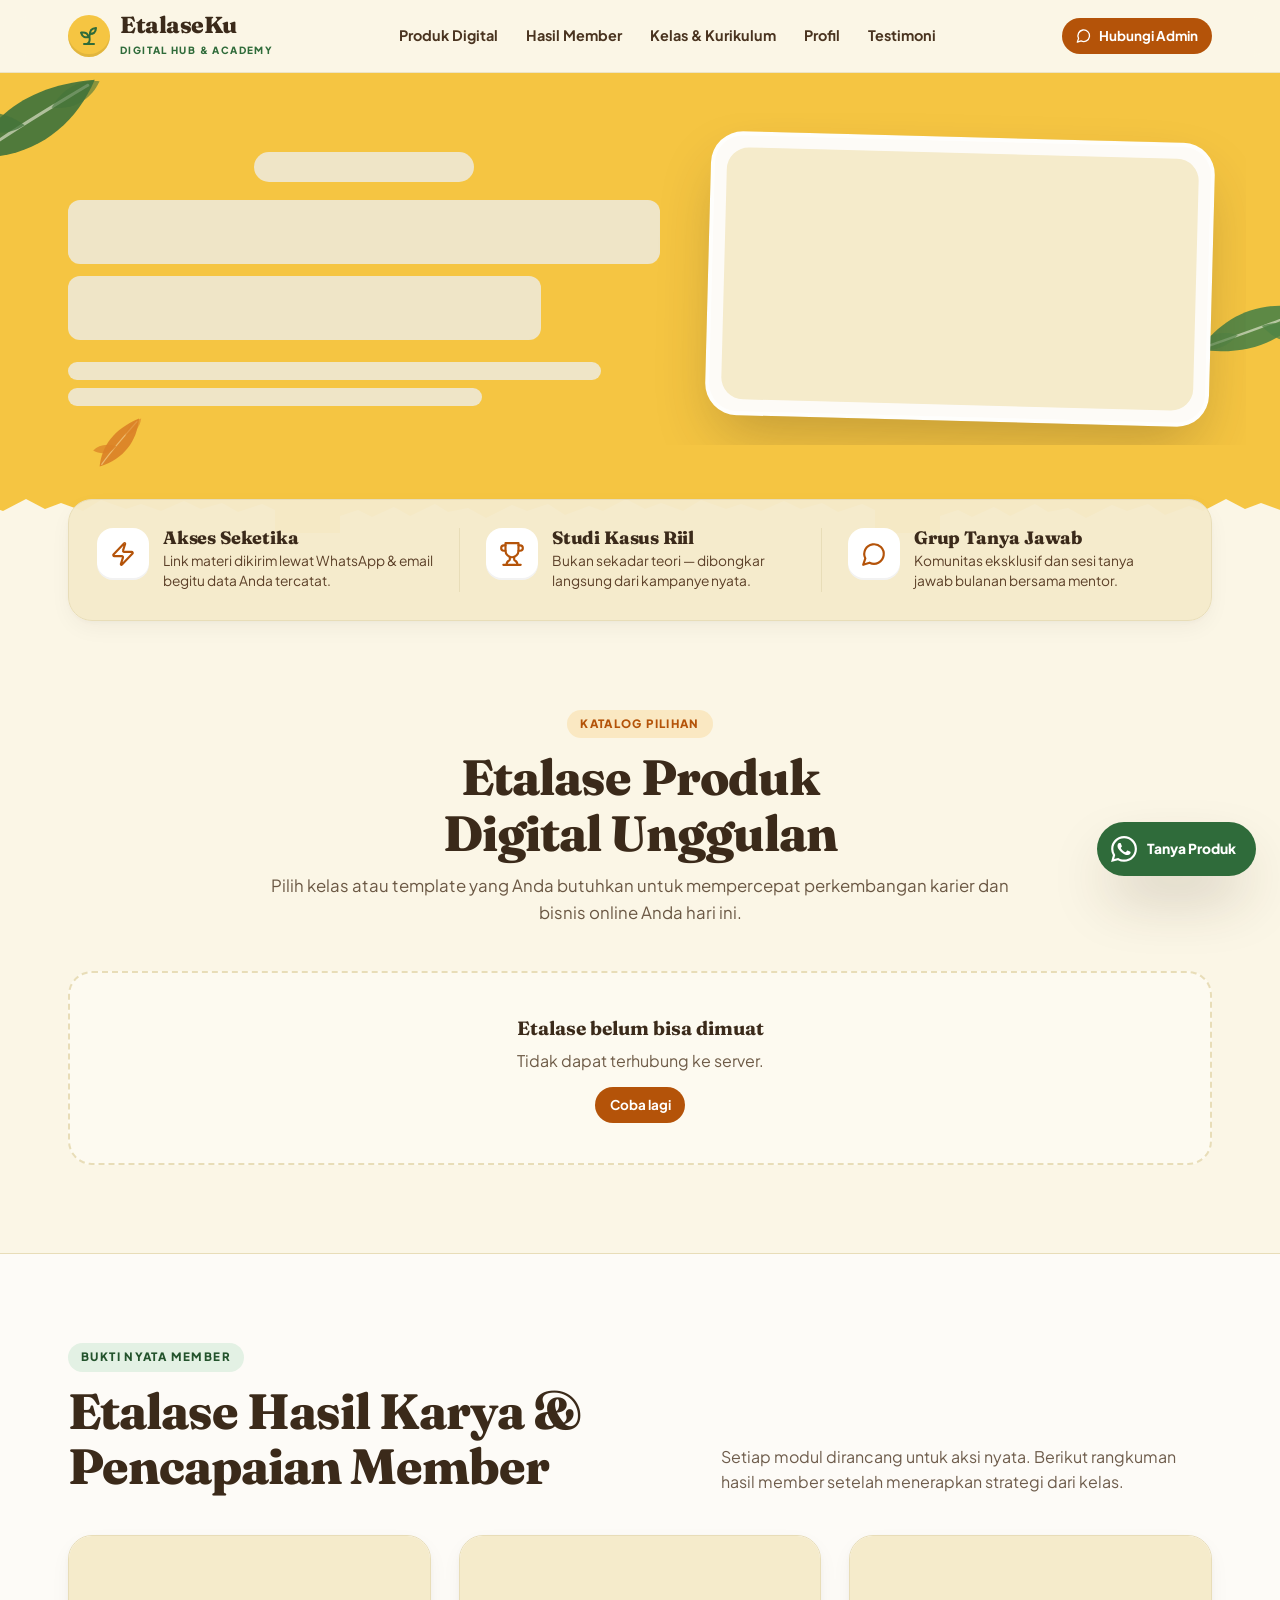
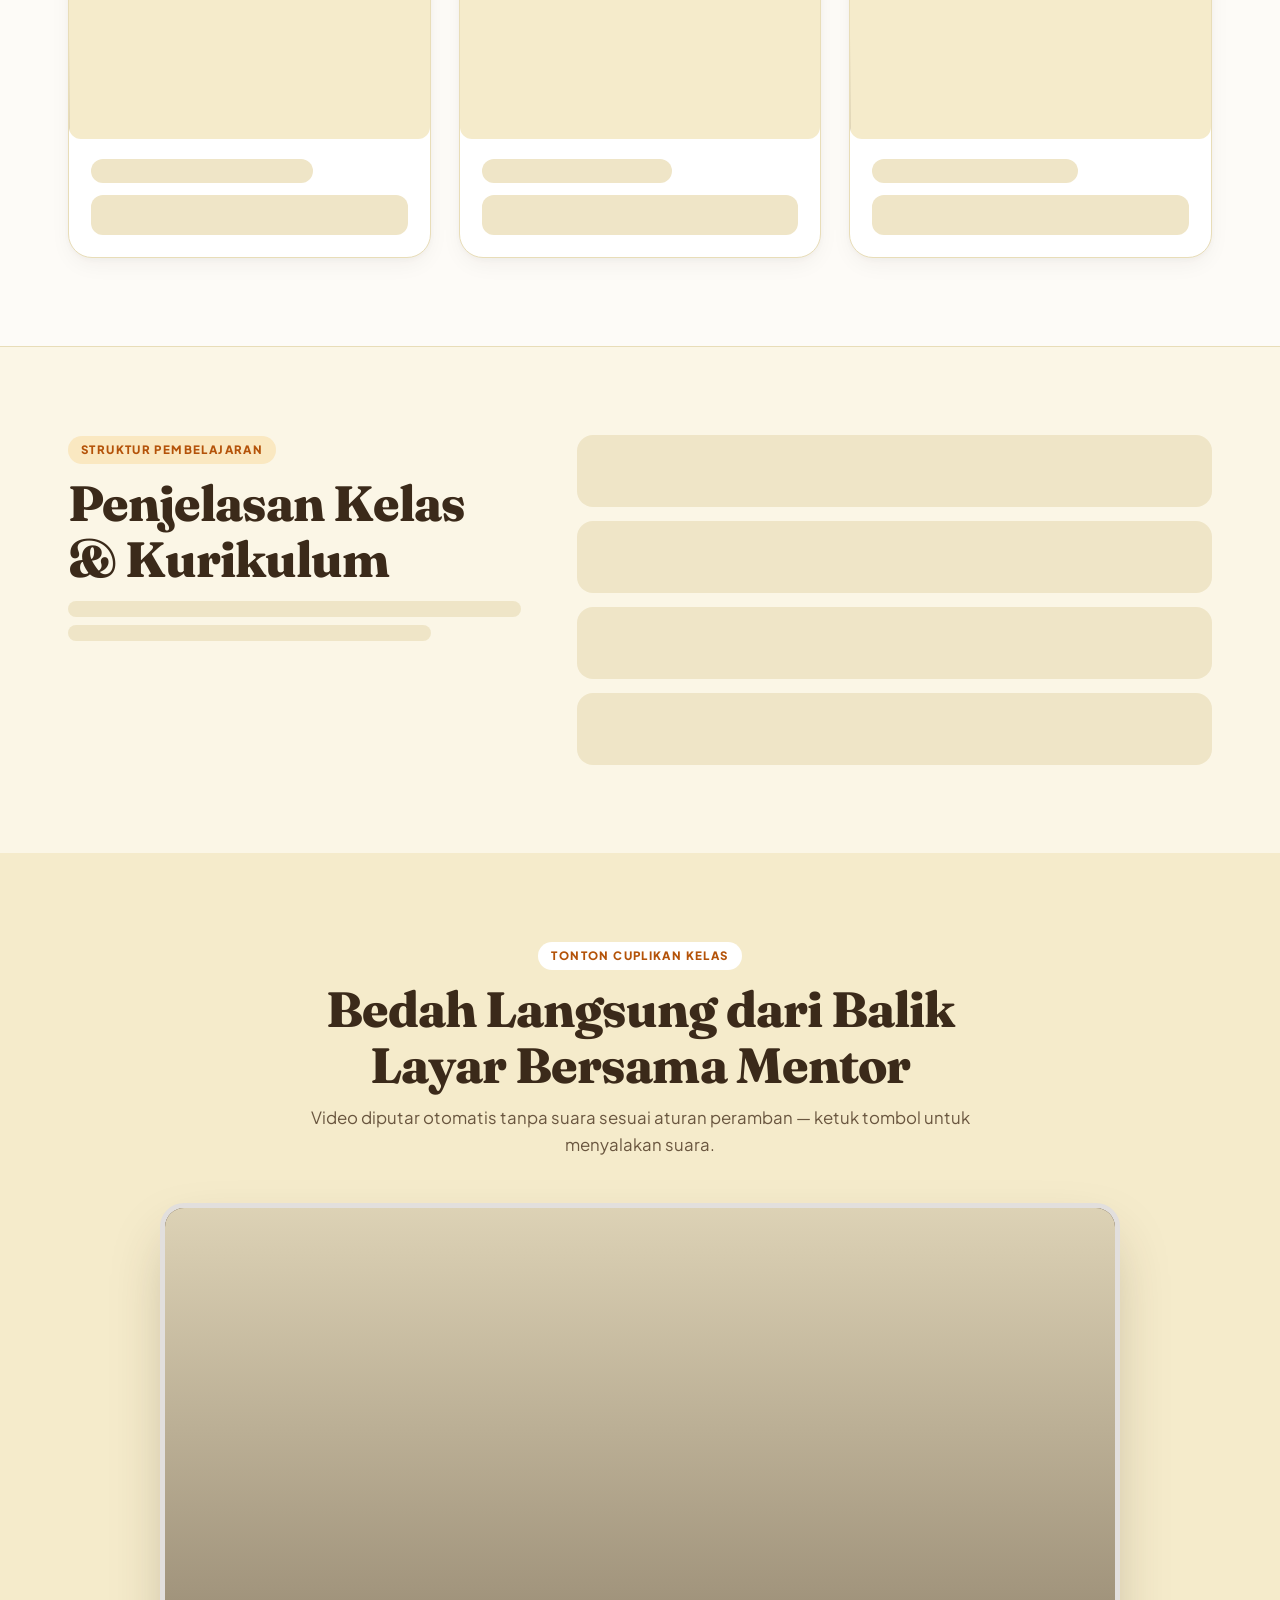
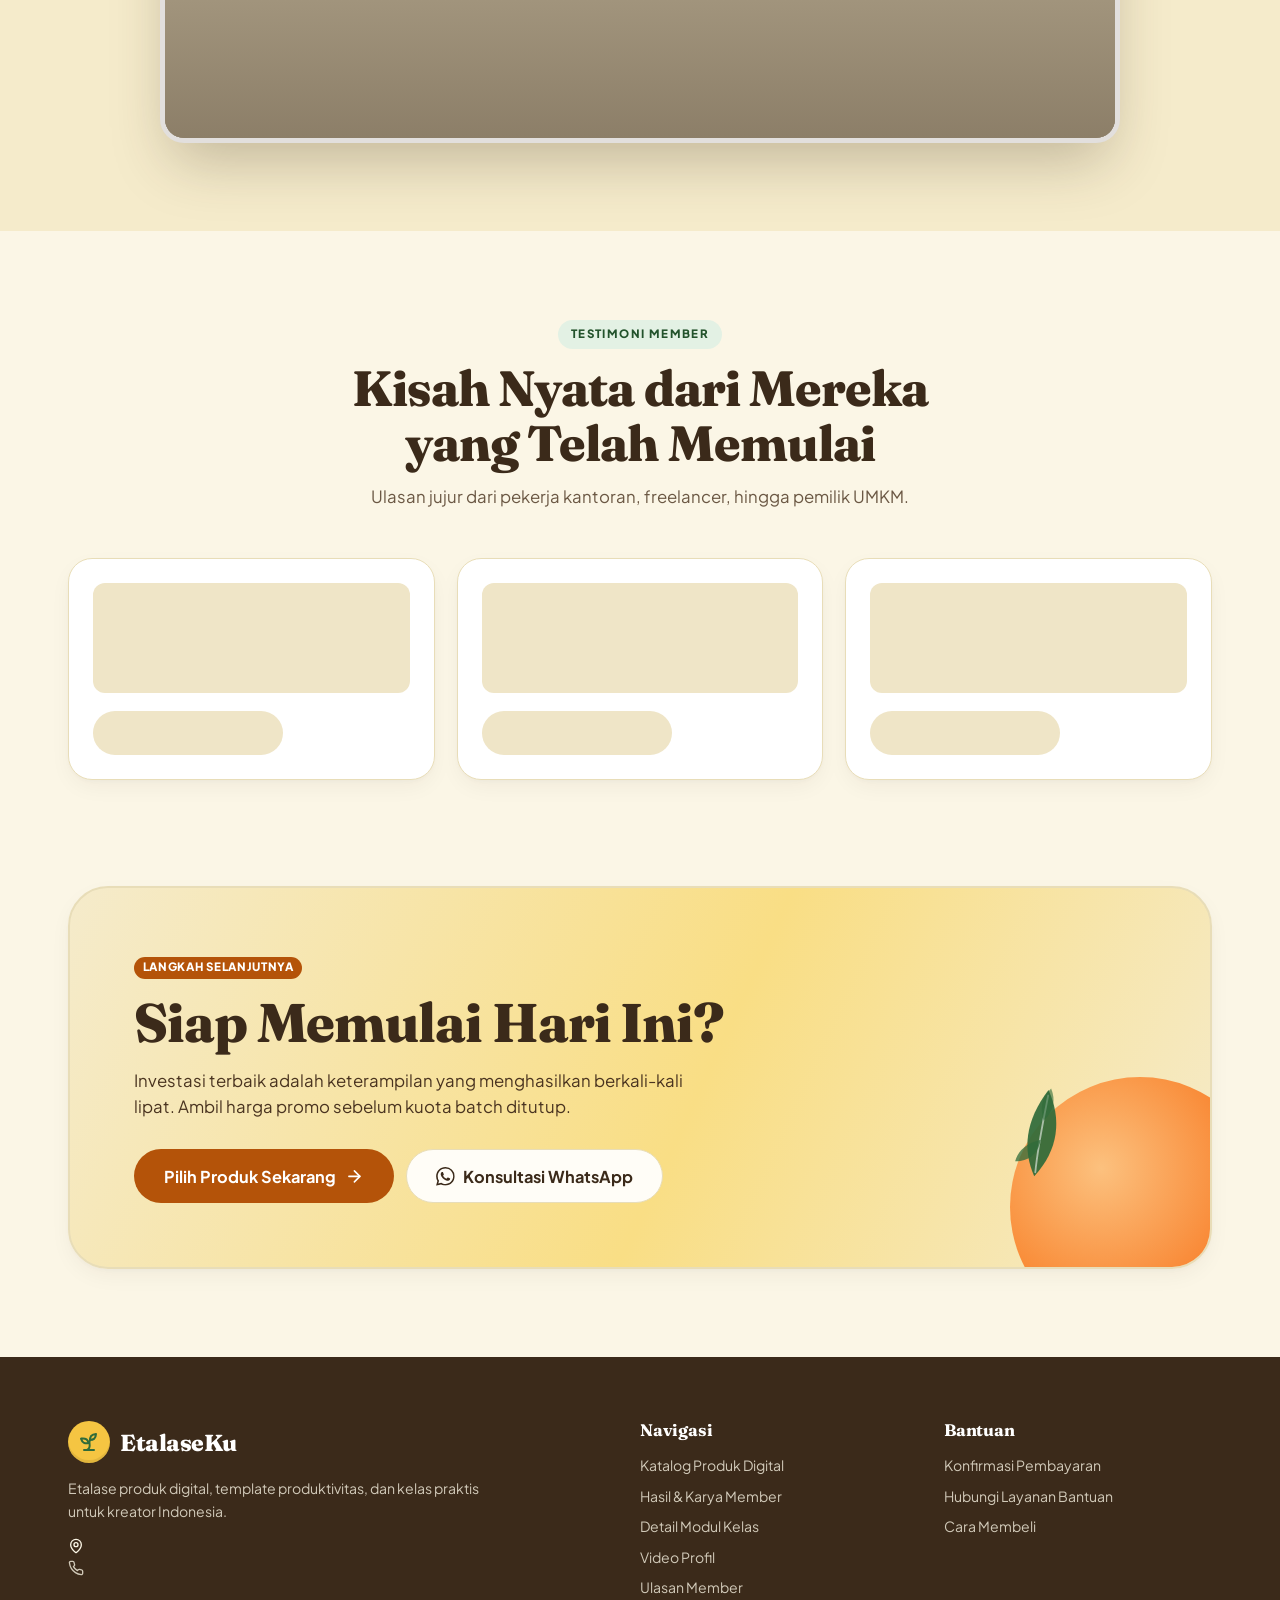
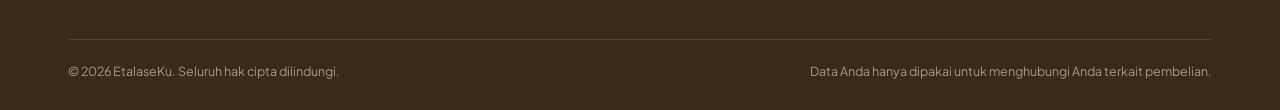
<file: index.html>
<!doctype html>
<html lang="id">
<head>
  <meta charset="utf-8">
  <meta name="viewport" content="width=device-width, initial-scale=1, viewport-fit=cover">
  <title>EtalaseKu — Produk Digital & Kelas Bisnis Kreator</title>
  <meta name="description" content="Etalase produk digital, hasil kelas, dan kurikulum praktis untuk kreator & solopreneur. Daftar sekarang dan dapatkan akses lewat WhatsApp & email.">
  <meta name="theme-color" content="#F5C542">
  <meta property="og:type" content="website">
  <meta property="og:title" content="EtalaseKu — Produk Digital & Kelas Bisnis Kreator">
  <meta property="og:description" content="Etalase produk digital, hasil kelas, dan kurikulum praktis untuk kreator & solopreneur.">
  <meta property="og:image" content="assets/og-image.png">
  <meta property="og:locale" content="id_ID">
  <meta name="twitter:card" content="summary_large_image">
  <link rel="icon" href="assets/favicon.svg" type="image/svg+xml">
  <link rel="apple-touch-icon" href="assets/icon-192.png">
  <link rel="preconnect" href="https://script.google.com">
  <link rel="preconnect" href="https://script.googleusercontent.com" crossorigin>
  <link rel="preconnect" href="https://lh3.googleusercontent.com">
  <link rel="preconnect" href="https://fonts.googleapis.com">
  <link rel="preconnect" href="https://fonts.gstatic.com" crossorigin>
  <link rel="stylesheet" href="https://fonts.googleapis.com/css2?family=Fraunces:opsz,wght@9..144,600;9..144,700;9..144,800&family=Plus+Jakarta+Sans:wght@400;500;600;700;800&display=swap">
  <link rel="stylesheet" href="css/base.css?v=1.1.0">
  <link rel="stylesheet" href="css/landing.css?v=1.1.0">
</head>
<body>
  <svg width="0" height="0" style="position:absolute" aria-hidden="true">
    <defs>
      <symbol id="i-arrow-r" viewBox="0 0 24 24"><path d="M5 12h14"/><path d="m12 5 7 7-7 7"/></symbol>
      <symbol id="i-arrow-l" viewBox="0 0 24 24"><path d="m12 19-7-7 7-7"/><path d="M19 12H5"/></symbol>
      <symbol id="i-zap" viewBox="0 0 24 24"><path d="M4 14a1 1 0 0 1-.78-1.63l9.9-10.2a.5.5 0 0 1 .86.46l-1.92 6.02A1 1 0 0 0 13 10h7a1 1 0 0 1 .78 1.63l-9.9 10.2a.5.5 0 0 1-.86-.46l1.92-6.02A1 1 0 0 0 11 14z"/></symbol>
      <symbol id="i-trophy" viewBox="0 0 24 24"><path d="M6 9H4.5a2.5 2.5 0 0 1 0-5H6"/><path d="M18 9h1.5a2.5 2.5 0 0 0 0-5H18"/><path d="M4 22h16"/><path d="M10 14.66V17c0 .55-.47.98-.97 1.21C7.85 18.75 7 20.24 7 22"/><path d="M14 14.66V17c0 .55.47.98.97 1.21C16.15 18.75 17 20.24 17 22"/><path d="M18 2H6v7a6 6 0 0 0 12 0V2Z"/></symbol>
      <symbol id="i-chat" viewBox="0 0 24 24"><path d="M7.9 20A9 9 0 1 0 4 16.1L2 22Z"/></symbol>
      <symbol id="i-clock" viewBox="0 0 24 24"><circle cx="12" cy="12" r="10"/><path d="M12 6v6l4 2"/></symbol>
      <symbol id="i-trend" viewBox="0 0 24 24"><path d="M22 7 13.5 15.5 8.5 10.5 2 17"/><path d="M16 7h6v6"/></symbol>
      <symbol id="i-gift" viewBox="0 0 24 24"><rect x="3" y="8" width="18" height="4" rx="1"/><path d="M12 8v13"/><path d="M19 12v7a2 2 0 0 1-2 2H7a2 2 0 0 1-2-2v-7"/><path d="M7.5 8a2.5 2.5 0 0 1 0-5C10 3 12 8 12 8s2-5 4.5-5a2.5 2.5 0 0 1 0 5"/></symbol>
      <symbol id="i-inf" viewBox="0 0 24 24"><path d="M12 12c-2-2.67-4-4-6-4a4 4 0 1 0 0 8c2 0 4-1.33 6-4Zm0 0c2 2.67 4 4 6 4a4 4 0 0 0 0-8c-2 0-4 1.33-6 4Z"/></symbol>
      <symbol id="i-shield" viewBox="0 0 24 24"><path d="M20 13c0 5-3.5 7.5-7.66 8.95a1 1 0 0 1-.67-.01C7.5 20.5 4 18 4 13V6a1 1 0 0 1 1-1c2 0 4.5-1.2 6.24-2.72a1.17 1.17 0 0 1 1.52 0C14.51 3.81 17 5 19 5a1 1 0 0 1 1 1z"/><path d="m9 12 2 2 4-4"/></symbol>
      <symbol id="i-mail" viewBox="0 0 24 24"><rect width="20" height="16" x="2" y="4" rx="2"/><path d="m22 7-8.97 5.7a1.94 1.94 0 0 1-2.06 0L2 7"/></symbol>
      <symbol id="i-pin" viewBox="0 0 24 24"><path d="M20 10c0 4.99-5.54 10.19-7.4 11.8a1 1 0 0 1-1.2 0C9.54 20.19 4 14.99 4 10a8 8 0 0 1 16 0"/><circle cx="12" cy="10" r="3"/></symbol>
      <symbol id="i-phone" viewBox="0 0 24 24"><path d="M22 16.92v3a2 2 0 0 1-2.18 2 19.79 19.79 0 0 1-8.63-3.07 19.5 19.5 0 0 1-6-6 19.79 19.79 0 0 1-3.07-8.67A2 2 0 0 1 4.11 2h3a2 2 0 0 1 2 1.72c.13.96.36 1.9.7 2.81a2 2 0 0 1-.45 2.11L8.09 9.91a16 16 0 0 0 6 6l1.27-1.27a2 2 0 0 1 2.11-.45c.91.34 1.85.57 2.81.7A2 2 0 0 1 22 16.92z"/></symbol>
      <symbol id="i-play" viewBox="0 0 24 24"><path fill="currentColor" stroke="none" d="M8 5.5v13a1 1 0 0 0 1.5.86l11-6.5a1 1 0 0 0 0-1.72l-11-6.5A1 1 0 0 0 8 5.5Z"/></symbol>
      <symbol id="i-vol-x" viewBox="0 0 24 24"><path d="M11 4.7a.7.7 0 0 0-1.2-.5L6.4 7.6A1.4 1.4 0 0 1 5.4 8H3a1 1 0 0 0-1 1v6a1 1 0 0 0 1 1h2.4a1.4 1.4 0 0 1 1 .4l3.4 3.4a.7.7 0 0 0 1.2-.5z"/><path d="m22 9-6 6"/><path d="m16 9 6 6"/></symbol>
      <symbol id="i-vol" viewBox="0 0 24 24"><path d="M11 4.7a.7.7 0 0 0-1.2-.5L6.4 7.6A1.4 1.4 0 0 1 5.4 8H3a1 1 0 0 0-1 1v6a1 1 0 0 0 1 1h2.4a1.4 1.4 0 0 1 1 .4l3.4 3.4a.7.7 0 0 0 1.2-.5z"/><path d="M16 9a5 5 0 0 1 0 6"/><path d="M19.36 18.36a9 9 0 0 0 0-12.73"/></symbol>
      <symbol id="i-check" viewBox="0 0 24 24"><path d="M20 6 9 17l-5-5"/></symbol>
      <symbol id="i-lock" viewBox="0 0 24 24"><rect width="18" height="11" x="3" y="11" rx="2"/><path d="M7 11V7a5 5 0 0 1 10 0v4"/></symbol>
      <symbol id="i-star" viewBox="0 0 24 24"><path fill="currentColor" stroke="none" d="M11.5 2.3a.5.5 0 0 1 .9 0l2.3 4.7a2 2 0 0 0 1.5 1.1l5.2.8a.5.5 0 0 1 .3.9l-3.8 3.7a2 2 0 0 0-.6 1.8l.9 5.2a.5.5 0 0 1-.8.6l-4.6-2.5a2 2 0 0 0-1.9 0l-4.6 2.5a.5.5 0 0 1-.8-.6l.9-5.2a2 2 0 0 0-.6-1.8L1.9 9.8a.5.5 0 0 1 .3-.9l5.2-.8A2 2 0 0 0 8.9 7z"/></symbol>
      <symbol id="i-x" viewBox="0 0 24 24"><path d="M18 6 6 18"/><path d="m6 6 12 12"/></symbol>
      <symbol id="i-menu" viewBox="0 0 24 24"><path d="M4 7h16"/><path d="M4 12h16"/><path d="M4 17h10"/></symbol>
      <symbol id="i-img" viewBox="0 0 24 24"><rect width="18" height="18" x="3" y="3" rx="2"/><circle cx="9" cy="9" r="2"/><path d="m21 15-3.09-3.09a2 2 0 0 0-2.82 0L6 21"/></symbol>
      <symbol id="i-plus" viewBox="0 0 24 24"><path d="M5 12h14"/><path d="M12 5v14"/></symbol>
      <symbol id="i-zoom" viewBox="0 0 24 24"><path d="M15 3h6v6"/><path d="M9 21H3v-6"/><path d="m21 3-7 7"/><path d="m3 21 7-7"/></symbol>
      <symbol id="i-sprout" viewBox="0 0 24 24"><path d="M7 20h10"/><path d="M10 20c5.5-2.5.8-6.4 3-10"/><path d="M9.5 9.4c1.1.8 1.8 2.2 2.3 3.7-2 .4-3.5.4-4.8-.3-1.2-.6-2.3-1.9-3-4.2 2.8-.5 4.4 0 5.5.8z"/><path d="M14.1 6a7 7 0 0 0-1.1 4c1.9-.1 3.3-.6 4.3-1.4 1-1 1.6-2.3 1.7-4.6-2.7.1-4 1-4.9 2z"/></symbol>
      <symbol id="i-wa" viewBox="0 0 24 24"><path fill="currentColor" stroke="none" d="M.057 24l1.687-6.163a11.867 11.867 0 01-1.587-5.946C.16 5.335 5.495 0 12.05 0a11.817 11.817 0 018.413 3.488 11.824 11.824 0 013.48 8.414c-.003 6.557-5.338 11.892-11.893 11.892a11.9 11.9 0 01-5.688-1.448L.057 24zm6.597-3.807c1.676.995 3.276 1.591 5.392 1.592 5.448 0 9.886-4.434 9.889-9.885.002-5.462-4.415-9.89-9.881-9.892-5.452 0-9.887 4.434-9.889 9.884a9.82 9.82 0 001.746 5.634l-.999 3.648 3.742-.981zm11.387-5.464c-.074-.124-.272-.198-.57-.347-.297-.149-1.758-.868-2.031-.967-.272-.099-.47-.149-.669.149-.198.297-.768.967-.941 1.165-.173.198-.347.223-.644.074-.297-.149-1.255-.462-2.39-1.475-.883-.788-1.48-1.761-1.653-2.059-.173-.297-.018-.458.13-.606.134-.133.297-.347.446-.521.151-.172.2-.296.3-.495.099-.198.05-.372-.025-.521-.075-.148-.669-1.611-.916-2.206-.242-.579-.487-.501-.669-.51l-.57-.01c-.198 0-.52.074-.792.372s-1.04 1.016-1.04 2.479 1.065 2.876 1.213 3.074c.149.198 2.095 3.2 5.076 4.487.709.306 1.263.489 1.694.626.712.226 1.36.194 1.872.118.571-.085 1.758-.719 2.006-1.413.248-.695.248-1.29.173-1.414z"/></symbol>
      <symbol id="leaf-branch" viewBox="0 0 120 120"><path fill="currentColor" d="M18 104C22 66 44 34 92 14c-4 42-28 76-74 90Z" opacity=".92"/><path d="M22 100C42 72 62 50 88 20" stroke="rgba(255,255,255,.55)" stroke-width="2.4" fill="none" stroke-linecap="round"/><path fill="currentColor" d="M50 66c-20-6-34-2-44 8 14 8 30 8 44-8Z" opacity=".75"/><path fill="currentColor" d="M66 46c4-18 14-28 30-32-2 16-12 28-30 32Z" opacity=".6"/></symbol>
    </defs>
  </svg>

  <a class="sr-only" href="#produk">Lewati ke etalase produk</a>
  <div class="promo" id="promo" hidden></div>

  <header class="nav" id="atas">
    <div class="wrap">
      <a class="logo" href="#beranda" aria-label="Beranda">
        <span class="logo-mark" id="logo-mark"><svg class="ic"><use href="#i-sprout"/></svg></span>
        <span><span class="logo-name" id="brand-name">EtalaseKu</span><span class="logo-tag" id="brand-tag">Digital Hub &amp; Academy</span></span>
      </a>
      <nav class="nav-links" aria-label="Navigasi utama">
        <a href="#produk">Produk Digital</a>
        <a href="#hasil-kelas">Hasil Member</a>
        <a href="#kurikulum">Kelas &amp; Kurikulum</a>
        <a href="#video-profil">Profil</a>
        <a href="#testimoni">Testimoni</a>
      </nav>
      <div class="nav-actions">
        <a class="btn btn-primary btn-sm btn-contact" id="nav-wa" href="#" target="_blank" rel="noopener"><svg class="ic"><use href="#i-chat"/></svg><span>Hubungi Admin</span></a>
        <button class="nav-burger" id="burger" aria-expanded="false" aria-controls="mnav" aria-label="Buka menu"><svg class="ic"><use href="#i-menu"/></svg></button>
      </div>
    </div>
    <nav class="mnav" id="mnav" hidden aria-label="Navigasi seluler">
      <a href="#produk">Produk Digital</a><a href="#hasil-kelas">Hasil Member</a><a href="#kurikulum">Kelas &amp; Kurikulum</a><a href="#video-profil">Profil</a><a href="#testimoni">Testimoni</a>
    </nav>
  </header>

  <main>
    <!-- HERO SLIDESHOW -->
    <section class="hero" id="beranda" aria-roledescription="carousel" aria-label="Sorotan">
      <svg class="hero-deco d1" viewBox="0 0 120 120" aria-hidden="true"><use href="#leaf-branch"/></svg>
      <svg class="hero-deco d2" viewBox="0 0 120 120" aria-hidden="true"><use href="#leaf-branch"/></svg>
      <svg class="hero-deco d3" viewBox="0 0 120 120" aria-hidden="true"><use href="#leaf-branch"/></svg>
      <div class="wrap slider" id="slider">
        <div class="slides-vp"><div class="slides" id="slides">
          <div class="slide">
            <div class="hero-copy">
              <div class="skel" style="width:220px;height:30px;border-radius:99px;margin:0 auto 18px"></div>
              <div class="skel" style="height:64px;margin-bottom:12px"></div>
              <div class="skel" style="height:64px;width:80%;margin-bottom:22px"></div>
              <div class="skel" style="height:18px;width:90%;margin-bottom:8px"></div>
              <div class="skel" style="height:18px;width:70%"></div>
            </div>
            <div class="hero-visual"><div class="hero-frame"><div class="img skel"></div></div></div>
          </div>
        </div></div>
        <div class="slider-ctl" id="slider-ctl" hidden>
          <button class="slider-btn" id="prev" aria-label="Slide sebelumnya"><svg class="ic"><use href="#i-arrow-l"/></svg></button>
          <div class="dots" id="dots" role="tablist" aria-label="Pilih slide"></div>
          <button class="slider-btn" id="next" aria-label="Slide berikutnya"><svg class="ic"><use href="#i-arrow-r"/></svg></button>
        </div>
      </div>
    </section>

    <!-- PENGANTAR -->
    <section class="intro" aria-label="Keunggulan">
      <div class="wrap">
        <div class="intro-card" id="intro">
          <div class="intro-item"><span class="intro-ic"><svg class="ic"><use href="#i-zap"/></svg></span><div><h3 data-set="FITUR1_JUDUL">Akses Seketika</h3><p data-set="FITUR1_TEKS">Link materi dikirim lewat WhatsApp &amp; email begitu data Anda tercatat.</p></div></div>
          <div class="intro-item"><span class="intro-ic"><svg class="ic"><use href="#i-trophy"/></svg></span><div><h3 data-set="FITUR2_JUDUL">Studi Kasus Riil</h3><p data-set="FITUR2_TEKS">Bukan sekadar teori — dibongkar langsung dari kampanye nyata.</p></div></div>
          <div class="intro-item"><span class="intro-ic"><svg class="ic"><use href="#i-chat"/></svg></span><div><h3 data-set="FITUR3_JUDUL">Grup Tanya Jawab</h3><p data-set="FITUR3_TEKS">Komunitas eksklusif dan sesi tanya jawab bulanan bersama mentor.</p></div></div>
        </div>
      </div>
    </section>

    <!-- ETALASE PRODUK -->
    <section class="sec" id="produk" aria-labelledby="h-produk">
      <div class="wrap">
        <div class="sec-head">
          <span class="kicker">Katalog Pilihan</span>
          <h2 id="h-produk">Etalase Produk Digital Unggulan</h2>
          <p>Pilih kelas atau template yang Anda butuhkan untuk mempercepat perkembangan karier dan bisnis online Anda hari ini.</p>
        </div>
        <div class="grid-3" id="produk-list">
          <div class="pcard"><div class="pcard-img skel"></div><div class="pcard-body"><div class="skel" style="height:28px;width:70%"></div><div class="skel" style="height:14px;margin-top:14px"></div><div class="skel" style="height:14px;width:80%;margin-top:8px"></div><div class="skel" style="height:46px;margin-top:22px;border-radius:99px"></div></div></div>
          <div class="pcard"><div class="pcard-img skel"></div><div class="pcard-body"><div class="skel" style="height:28px;width:60%"></div><div class="skel" style="height:14px;margin-top:14px"></div><div class="skel" style="height:14px;width:80%;margin-top:8px"></div><div class="skel" style="height:46px;margin-top:22px;border-radius:99px"></div></div></div>
          <div class="pcard"><div class="pcard-img skel"></div><div class="pcard-body"><div class="skel" style="height:28px;width:65%"></div><div class="skel" style="height:14px;margin-top:14px"></div><div class="skel" style="height:14px;width:80%;margin-top:8px"></div><div class="skel" style="height:46px;margin-top:22px;border-radius:99px"></div></div></div>
        </div>
      </div>
    </section>

    <!-- HASIL KELAS -->
    <section class="sec band" id="hasil-kelas" aria-labelledby="h-hasil">
      <div class="wrap">
        <div class="split-head">
          <div><span class="kicker leaf">Bukti Nyata Member</span><h2 id="h-hasil">Etalase Hasil Karya &amp; Pencapaian Member</h2></div>
          <p>Setiap modul dirancang untuk aksi nyata. Berikut rangkuman hasil member setelah menerapkan strategi dari kelas.</p>
        </div>
        <div class="grid-3" id="hasil-list">
          <div class="rcard"><div class="rcard-img skel"></div><div class="rcard-body"><div class="skel" style="height:24px;width:70%"></div><div class="skel" style="height:40px"></div></div></div>
          <div class="rcard"><div class="rcard-img skel"></div><div class="rcard-body"><div class="skel" style="height:24px;width:60%"></div><div class="skel" style="height:40px"></div></div></div>
          <div class="rcard"><div class="rcard-img skel"></div><div class="rcard-body"><div class="skel" style="height:24px;width:65%"></div><div class="skel" style="height:40px"></div></div></div>
        </div>
      </div>
    </section>

    <!-- KELAS & KURIKULUM -->
    <section class="sec" id="kurikulum" aria-labelledby="h-kelas">
      <div class="wrap kelas-grid">
        <div class="kelas-info" id="kelas-info">
          <span class="kicker">Struktur Pembelajaran</span>
          <h2 id="h-kelas">Penjelasan Kelas &amp; Kurikulum</h2>
          <div class="skel" style="height:16px;margin-top:6px"></div><div class="skel" style="height:16px;width:80%;margin-top:8px"></div>
        </div>
        <div class="acc" id="kurikulum-list">
          <div class="skel" style="height:72px;border-radius:16px"></div><div class="skel" style="height:72px;border-radius:16px"></div><div class="skel" style="height:72px;border-radius:16px"></div><div class="skel" style="height:72px;border-radius:16px"></div>
        </div>
      </div>
    </section>

    <!-- VIDEO PROFIL -->
    <section class="sec video-sec" id="video-profil" aria-labelledby="h-video">
      <div class="wrap">
        <div class="sec-head">
          <span class="kicker" style="background:#fff">Tonton Cuplikan Kelas</span>
          <h2 id="h-video">Bedah Langsung dari Balik Layar Bersama Mentor</h2>
          <p>Video diputar otomatis tanpa suara sesuai aturan peramban — ketuk tombol untuk menyalakan suara.</p>
        </div>
        <div class="vframe" id="vframe"><div class="vposter skel"></div></div>
      </div>
    </section>

    <!-- TESTIMONI -->
    <section class="sec" id="testimoni" aria-labelledby="h-testi">
      <div class="wrap">
        <div class="sec-head">
          <span class="kicker leaf">Testimoni Member</span>
          <h2 id="h-testi">Kisah Nyata dari Mereka yang Telah Memulai</h2>
          <p>Ulasan jujur dari pekerja kantoran, freelancer, hingga pemilik UMKM.</p>
          <p class="testi-putar" id="testi-putar" hidden><span class="dot-live"></span><span>Ulasan berganti otomatis — <span class="h-mouse">arahkan kursor untuk menjeda, klik kartu untuk membaca.</span><span class="h-sentuh">ketuk kartu untuk membaca.</span></span></p>
        </div>
        <div class="tgrid" id="testi-list">
          <div class="tcard"><div class="skel" style="height:110px"></div><div class="skel" style="height:44px;width:60%;border-radius:99px"></div></div>
          <div class="tcard"><div class="skel" style="height:110px"></div><div class="skel" style="height:44px;width:60%;border-radius:99px"></div></div>
          <div class="tcard"><div class="skel" style="height:110px"></div><div class="skel" style="height:44px;width:60%;border-radius:99px"></div></div>
        </div>
        <div class="tdots" id="tdots" aria-hidden="true"></div>
      </div>
    </section>

    <!-- CTA -->
    <section class="sec" style="padding-top:0" aria-labelledby="h-cta">
      <div class="wrap">
        <div class="cta-card">
          <div class="cta-sun" aria-hidden="true"></div>
          <svg class="cta-leaf" viewBox="0 0 120 120" aria-hidden="true"><use href="#leaf-branch"/></svg>
          <div style="position:relative;z-index:2">
            <span class="badge badge-burnt">Langkah Selanjutnya</span>
            <h2 id="h-cta" style="margin-top:14px" data-set="CTA_JUDUL">Siap Memulai Hari Ini?</h2>
            <p data-set="CTA_TEKS">Investasi terbaik adalah keterampilan yang menghasilkan berkali-kali lipat. Ambil harga promo sebelum kuota batch ditutup.</p>
            <div class="hero-cta">
              <a class="btn btn-primary btn-lg" href="#produk">Pilih Produk Sekarang <svg class="ic"><use href="#i-arrow-r"/></svg></a>
              <a class="btn btn-cream btn-lg" id="cta-wa" href="#" target="_blank" rel="noopener"><svg class="ic"><use href="#i-wa"/></svg> Konsultasi WhatsApp</a>
            </div>
          </div>
        </div>
      </div>
    </section>
  </main>

  <footer class="foot">
    <div class="wrap">
      <div class="foot-grid">
        <div>
          <div class="logo"><span class="logo-mark" id="logo-mark-2"><svg class="ic"><use href="#i-sprout"/></svg></span><span class="logo-name" id="brand-name-2">EtalaseKu</span></div>
          <p style="margin-top:14px;max-width:30em" data-set="FOOTER_DESKRIPSI">Etalase produk digital, template produktivitas, dan kelas praktis untuk kreator Indonesia.</p>
          <div class="foot-contact">
            <span id="foot-alamat"><svg class="ic"><use href="#i-pin"/></svg><span data-set="ALAMAT"></span></span>
            <a id="foot-email" href="#" hidden><svg class="ic"><use href="#i-mail"/></svg><span></span></a>
            <a id="foot-wa" href="#" target="_blank" rel="noopener"><svg class="ic"><use href="#i-phone"/></svg><span></span></a>
          </div>
        </div>
        <div>
          <h4>Navigasi</h4>
          <ul><li><a href="#produk">Katalog Produk Digital</a></li><li><a href="#hasil-kelas">Hasil &amp; Karya Member</a></li><li><a href="#kurikulum">Detail Modul Kelas</a></li><li><a href="#video-profil">Video Profil</a></li><li><a href="#testimoni">Ulasan Member</a></li></ul>
        </div>
        <div>
          <h4>Bantuan</h4>
          <ul><li><a id="foot-wa2" href="#" target="_blank" rel="noopener">Konfirmasi Pembayaran</a></li><li><a id="foot-wa3" href="#" target="_blank" rel="noopener">Hubungi Layanan Bantuan</a></li><li><a href="#produk">Cara Membeli</a></li></ul>
        </div>
      </div>
      <div class="foot-bottom"><span id="copy">© 2026 EtalaseKu. Seluruh hak cipta dilindungi.</span><span>Data Anda hanya dipakai untuk menghubungi Anda terkait pembelian.</span></div>
    </div>
  </footer>

  <a class="wa-float" id="wa-float" href="#" target="_blank" rel="noopener" aria-label="Chat WhatsApp admin"><svg class="ic"><use href="#i-wa"/></svg><span>Tanya Produk</span></a>

  <!-- CHECKOUT (US-06) -->
  <dialog class="dlg" id="checkout" aria-labelledby="co-title">
    <div class="dlg-card">
      <button class="dlg-x" type="button" data-tutup aria-label="Tutup formulir"><svg class="ic"><use href="#i-x"/></svg></button>
      <div id="co-form-wrap">
        <div class="co-head">
          <span class="badge badge-soft">Formulir Akses Produk</span>
          <h3 id="co-title">Satu Langkah Menuju Akses</h3>
          <p>Lengkapi data berikut. Konfirmasi & tautan pembayaran dikirim ke WhatsApp dan email Anda.</p>
        </div>
        <div class="co-prod"><div><small>Produk terpilih</small><strong id="co-nama">—</strong></div><div class="p"><b id="co-harga">—</b><s id="co-coret"></s></div></div>
        <form class="co-form" id="co-form" novalidate>
          <input class="hp-field" type="text" name="website" id="co-hp" tabindex="-1" autocomplete="off" aria-hidden="true">
          <div class="field"><label class="label" for="co-n">Nama lengkap <span class="req">*</span></label><input class="input" id="co-n" name="nama" autocomplete="name" placeholder="Contoh: Budi Santoso" maxlength="80" required><span class="hint err" data-err="nama" hidden></span></div>
          <div class="field"><label class="label" for="co-p">Profesi / aktivitas utama <span class="req">*</span></label><input class="input" id="co-p" name="profesi" autocomplete="organization-title" placeholder="Contoh: Freelancer, pemilik UMKM" maxlength="80" required><span class="hint err" data-err="profesi" hidden></span></div>
          <div class="co-row">
            <div class="field"><label class="label" for="co-w">No. WhatsApp aktif <span class="req">*</span></label><input class="input" id="co-w" name="no_wa" type="tel" inputmode="tel" autocomplete="tel" placeholder="08123456789" maxlength="20" required><span class="hint" data-err="no_wa">Awali dengan 08 atau 62</span></div>
            <div class="field"><label class="label" for="co-e">Email <span class="req">*</span></label><input class="input" id="co-e" name="email" type="email" inputmode="email" autocomplete="email" placeholder="nama@email.com" maxlength="120" required><span class="hint err" data-err="email" hidden></span></div>
          </div>
          <div class="co-err" id="co-err" role="alert" hidden></div>
          <button class="btn btn-primary btn-lg btn-block" type="submit" id="co-submit"><span id="co-btn-txt">Lanjutkan ke Pembayaran</span><svg class="ic"><use href="#i-arrow-r"/></svg></button>
          <p class="co-safe"><svg class="ic"><use href="#i-lock"/></svg> Data hanya dipakai untuk konfirmasi pembelian. Tanpa spam.</p>
        </form>
      </div>
      <div class="co-ok" id="co-ok" hidden>
        <div class="co-ok-ic"><svg class="ic"><use href="#i-check"/></svg></div>
        <h3>Data Anda Tercatat!</h3>
        <p id="co-ok-msg">Terima kasih! Konfirmasi dikirim ke WhatsApp & email Anda.</p>
        <div class="bar" aria-hidden="true"><i id="co-ok-bar"></i></div>
        <p class="hint" id="co-ok-redir">Mengarahkan ke halaman pembayaran…</p>
        <a class="btn btn-leaf btn-lg btn-block" id="co-lanjut" href="#" rel="noopener">Lanjutkan Sekarang <svg class="ic"><use href="#i-arrow-r"/></svg></a>
        <button class="btn btn-ghost btn-sm" type="button" data-tutup>Tutup</button>
      </div>
    </div>
  </dialog>

  <!-- DETAIL PRODUK (klik gambar katalog) -->
  <dialog class="dlg dlg-lebar" id="pdetail" aria-labelledby="pd-nama">
    <div class="dlg-card pd-card">
      <button class="dlg-x" type="button" data-tutup aria-label="Tutup detail produk"><svg class="ic"><use href="#i-x"/></svg></button>
      <div class="pd-grid">
        <div class="pd-media">
          <div class="pd-img" id="pd-img"></div>
          <span class="badge" id="pd-tipe" hidden></span>
          <span class="off nyala" id="pd-off" hidden></span>
        </div>
        <div class="pd-info">
          <span class="kicker">Detail Produk</span>
          <h3 id="pd-nama">—</h3>
          <div class="price pd-harga" id="pd-harga"></div>
          <div class="pd-desc" id="pd-desc"></div>
          <button class="btn btn-lg btn-block btn-cta-nyala" type="button" id="pd-beli"><span>Beli Sekarang</span><svg class="ic"><use href="#i-arrow-r"/></svg></button>
          <a class="ask" id="pd-tanya" href="#" target="_blank" rel="noopener" hidden>Tanya admin lewat WhatsApp</a>
        </div>
      </div>
    </div>
  </dialog>

  <!-- TESTIMONI (klik kartu) -->
  <dialog class="dlg" id="tmodal" aria-labelledby="tm-nama">
    <div class="dlg-card tm-card">
      <button class="dlg-x" type="button" data-tutup aria-label="Tutup testimoni"><svg class="ic"><use href="#i-x"/></svg></button>
      <span class="kicker leaf">Testimoni Member</span>
      <div id="tm-isi"></div>
      <div class="tm-nav">
        <button class="slider-btn" type="button" data-tgeser="-1" aria-label="Testimoni sebelumnya"><svg class="ic"><use href="#i-arrow-l"/></svg></button>
        <span id="tm-pos"></span>
        <button class="slider-btn" type="button" data-tgeser="1" aria-label="Testimoni berikutnya"><svg class="ic"><use href="#i-arrow-r"/></svg></button>
      </div>
    </div>
  </dialog>

  <!-- VIDEO HASIL MEMBER (layar sempit) -->
  <dialog class="dlg dlg-lebar" id="vlight" aria-labelledby="vl-judul">
    <div class="dlg-card vl-card">
      <button class="dlg-x" type="button" data-tutup aria-label="Tutup video"><svg class="ic"><use href="#i-x"/></svg></button>
      <b id="vl-judul" class="vl-judul"></b>
      <div class="vl-frame" id="vl-frame"></div>
    </div>
  </dialog>

  <div id="toast" role="status" aria-live="polite"></div>
  <script src="js/config.js?v=1.1.0"></script>
  <script src="js/core.js?v=1.1.0"></script>
  <script src="js/interaksi.js?v=1.1.0"></script>
  <script src="js/landing.js?v=1.1.0"></script>
</body>
</html>
</file>
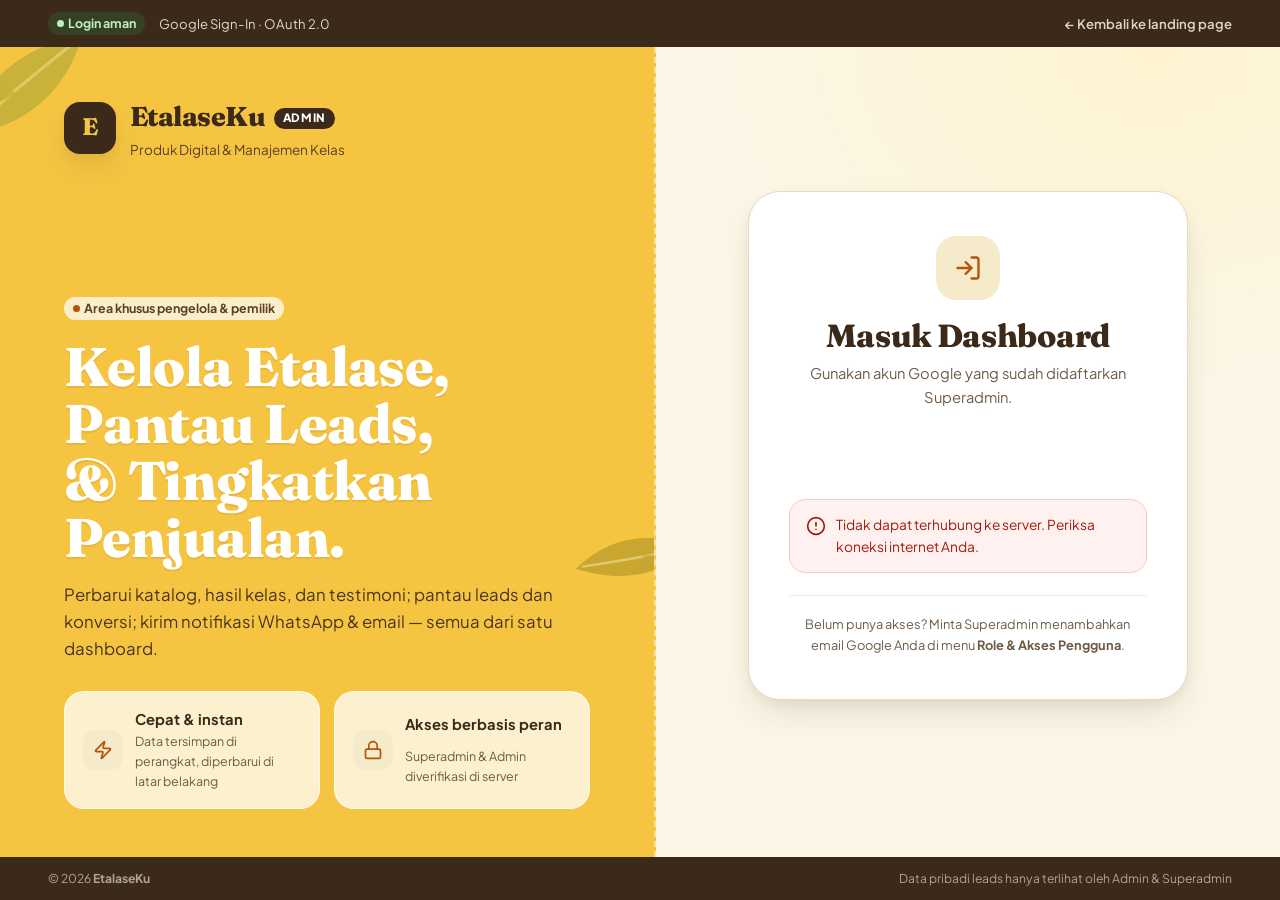
<file: admin.html>
<!doctype html>
<html lang="id">
<head>
  <meta charset="utf-8">
  <meta name="viewport" content="width=device-width, initial-scale=1, viewport-fit=cover">
  <meta name="robots" content="noindex, nofollow">
  <meta name="referrer" content="strict-origin-when-cross-origin">
  <title>Dashboard Admin — EtalaseKu</title>
  <meta name="theme-color" content="#3B2A1A">
  <link rel="icon" href="assets/favicon.svg" type="image/svg+xml">
  <link rel="preconnect" href="https://script.google.com">
  <link rel="preconnect" href="https://script.googleusercontent.com" crossorigin>
  <link rel="preconnect" href="https://accounts.google.com">
  <link rel="preconnect" href="https://fonts.googleapis.com">
  <link rel="preconnect" href="https://fonts.gstatic.com" crossorigin>
  <link rel="stylesheet" href="https://fonts.googleapis.com/css2?family=Fraunces:opsz,wght@9..144,600;9..144,700;9..144,800&family=Plus+Jakarta+Sans:wght@400;500;600;700;800&display=swap">
  <link rel="stylesheet" href="css/base.css?v=1.1.0">
  <link rel="stylesheet" href="css/admin.css?v=1.1.0">
  <script>
    // Tampilkan kerangka aplikasi seketika bila sesi tersimpan (tanpa kedip layar login)
    try { var s = JSON.parse(localStorage.getItem('ek1:sesi') || 'null'); if (s && s.v && s.v.exp > Date.now()) document.documentElement.classList.add('ada-sesi'); } catch (e) {}
  </script>
</head>
<body class="adm">
  <svg width="0" height="0" style="position:absolute" aria-hidden="true">
    <defs>
      <symbol id="i-grid" viewBox="0 0 24 24"><rect width="7" height="9" x="3" y="3" rx="1.5"/><rect width="7" height="5" x="14" y="3" rx="1.5"/><rect width="7" height="9" x="14" y="12" rx="1.5"/><rect width="7" height="5" x="3" y="16" rx="1.5"/></symbol>
      <symbol id="i-users" viewBox="0 0 24 24"><path d="M16 21v-2a4 4 0 0 0-4-4H6a4 4 0 0 0-4 4v2"/><circle cx="9" cy="7" r="4"/><path d="M22 21v-2a4 4 0 0 0-3-3.87"/><path d="M16 3.13a4 4 0 0 1 0 7.75"/></symbol>
      <symbol id="i-chart" viewBox="0 0 24 24"><path d="M3 3v16a2 2 0 0 0 2 2h16"/><path d="m19 9-5 5-4-4-3 3"/></symbol>
      <symbol id="i-download" viewBox="0 0 24 24"><path d="M21 15v4a2 2 0 0 1-2 2H5a2 2 0 0 1-2-2v-4"/><path d="m7 10 5 5 5-5"/><path d="M12 15V3"/></symbol>
      <symbol id="i-upload" viewBox="0 0 24 24"><path d="M21 15v4a2 2 0 0 1-2 2H5a2 2 0 0 1-2-2v-4"/><path d="m17 8-5-5-5 5"/><path d="M12 3v12"/></symbol>
      <symbol id="i-box" viewBox="0 0 24 24"><path d="M11 21.73a2 2 0 0 0 2 0l7-4A2 2 0 0 0 21 16V8a2 2 0 0 0-1-1.73l-7-4a2 2 0 0 0-2 0l-7 4A2 2 0 0 0 3 8v8a2 2 0 0 0 1 1.73z"/><path d="M12 22V12"/><path d="m3.3 7 7.7 4.4a2 2 0 0 0 2 0L20.7 7"/></symbol>
      <symbol id="i-book" viewBox="0 0 24 24"><path d="M12 7v14"/><path d="M3 18a1 1 0 0 1-1-1V4a1 1 0 0 1 1-1h5a4 4 0 0 1 4 4 4 4 0 0 1 4-4h5a1 1 0 0 1 1 1v13a1 1 0 0 1-1 1h-6a3 3 0 0 0-3 3 3 3 0 0 0-3-3z"/></symbol>
      <symbol id="i-video" viewBox="0 0 24 24"><circle cx="12" cy="12" r="10"/><path d="m10 8 6 4-6 4z"/></symbol>
      <symbol id="i-award" viewBox="0 0 24 24"><circle cx="12" cy="8" r="6"/><path d="M15.48 12.89 17 22l-5-3-5 3 1.52-9.11"/></symbol>
      <symbol id="i-slides" viewBox="0 0 24 24"><rect width="20" height="14" x="2" y="3" rx="2"/><path d="M8 21h8"/><path d="M12 17v4"/><path d="m10 8 4 2-4 2z"/></symbol>
      <symbol id="i-chat" viewBox="0 0 24 24"><path d="M7.9 20A9 9 0 1 0 4 16.1L2 22Z"/></symbol>
      <symbol id="i-contact" viewBox="0 0 24 24"><path d="M16 2v2"/><path d="M8 2v2"/><rect width="18" height="18" x="3" y="4" rx="2"/><circle cx="12" cy="11" r="3"/><path d="M7 20a5 5 0 0 1 10 0"/></symbol>
      <symbol id="i-gear" viewBox="0 0 24 24"><path d="M12.22 2h-.44a2 2 0 0 0-2 2v.18a2 2 0 0 1-1 1.73l-.43.25a2 2 0 0 1-2 0l-.15-.08a2 2 0 0 0-2.73.73l-.22.38a2 2 0 0 0 .73 2.73l.15.1a2 2 0 0 1 1 1.72v.51a2 2 0 0 1-1 1.74l-.15.09a2 2 0 0 0-.73 2.73l.22.38a2 2 0 0 0 2.73.73l.15-.08a2 2 0 0 1 2 0l.43.25a2 2 0 0 1 1 1.73V20a2 2 0 0 0 2 2h.44a2 2 0 0 0 2-2v-.18a2 2 0 0 1 1-1.73l.43-.25a2 2 0 0 1 2 0l.15.08a2 2 0 0 0 2.73-.73l.22-.39a2 2 0 0 0-.73-2.73l-.15-.08a2 2 0 0 1-1-1.74v-.5a2 2 0 0 1 1-1.74l.15-.09a2 2 0 0 0 .73-2.73l-.22-.38a2 2 0 0 0-2.73-.73l-.15.08a2 2 0 0 1-2 0l-.43-.25a2 2 0 0 1-1-1.73V4a2 2 0 0 0-2-2z"/><circle cx="12" cy="12" r="3"/></symbol>
      <symbol id="i-userkey" viewBox="0 0 24 24"><circle cx="10" cy="7" r="4"/><path d="M10.3 15H7a4 4 0 0 0-4 4v2"/><circle cx="17" cy="17" r="3"/><path d="m21 21-1.9-1.9"/></symbol>
      <symbol id="i-shield" viewBox="0 0 24 24"><path d="M20 13c0 5-3.5 7.5-7.66 8.95a1 1 0 0 1-.67-.01C7.5 20.5 4 18 4 13V6a1 1 0 0 1 1-1c2 0 4.5-1.2 6.24-2.72a1.17 1.17 0 0 1 1.52 0C14.51 3.81 17 5 19 5a1 1 0 0 1 1 1z"/><path d="m9 12 2 2 4-4"/></symbol>
      <symbol id="i-db" viewBox="0 0 24 24"><ellipse cx="12" cy="5" rx="9" ry="3"/><path d="M3 5v14a9 3 0 0 0 18 0V5"/><path d="M3 12a9 3 0 0 0 18 0"/></symbol>
      <symbol id="i-list" viewBox="0 0 24 24"><path d="M3 12h.01"/><path d="M3 18h.01"/><path d="M3 6h.01"/><path d="M8 12h13"/><path d="M8 18h13"/><path d="M8 6h13"/></symbol>
      <symbol id="i-logout" viewBox="0 0 24 24"><path d="M9 21H5a2 2 0 0 1-2-2V5a2 2 0 0 1 2-2h4"/><path d="m16 17 5-5-5-5"/><path d="M21 12H9"/></symbol>
      <symbol id="i-login" viewBox="0 0 24 24"><path d="M15 3h4a2 2 0 0 1 2 2v14a2 2 0 0 1-2 2h-4"/><path d="m10 17 5-5-5-5"/><path d="M15 12H3"/></symbol>
      <symbol id="i-refresh" viewBox="0 0 24 24"><path d="M3 12a9 9 0 0 1 9-9 9.75 9.75 0 0 1 6.74 2.74L21 8"/><path d="M21 3v5h-5"/><path d="M21 12a9 9 0 0 1-9 9 9.75 9.75 0 0 1-6.74-2.74L3 16"/><path d="M8 16H3v5"/></symbol>
      <symbol id="i-search" viewBox="0 0 24 24"><circle cx="11" cy="11" r="8"/><path d="m21 21-4.3-4.3"/></symbol>
      <symbol id="i-plus" viewBox="0 0 24 24"><path d="M5 12h14"/><path d="M12 5v14"/></symbol>
      <symbol id="i-edit" viewBox="0 0 24 24"><path d="M21.17 6.81a1 1 0 0 0-3.99-3.99L3.84 16.17a2 2 0 0 0-.5.83l-1.32 4.35a.5.5 0 0 0 .62.62l4.35-1.32a2 2 0 0 0 .83-.5z"/></symbol>
      <symbol id="i-trash" viewBox="0 0 24 24"><path d="M3 6h18"/><path d="M19 6v14c0 1-1 2-2 2H7c-1 0-2-1-2-2V6"/><path d="M8 6V4c0-1 1-2 2-2h4c1 0 2 1 2 2v2"/></symbol>
      <symbol id="i-eye" viewBox="0 0 24 24"><path d="M2.06 12.35a1 1 0 0 1 0-.7 10.75 10.75 0 0 1 19.88 0 1 1 0 0 1 0 .7 10.75 10.75 0 0 1-19.88 0"/><circle cx="12" cy="12" r="3"/></symbol>
      <symbol id="i-up" viewBox="0 0 24 24"><path d="m18 15-6-6-6 6"/></symbol>
      <symbol id="i-down" viewBox="0 0 24 24"><path d="m6 9 6 6 6-6"/></symbol>
      <symbol id="i-check" viewBox="0 0 24 24"><path d="M20 6 9 17l-5-5"/></symbol>
      <symbol id="i-x" viewBox="0 0 24 24"><path d="M18 6 6 18"/><path d="m6 6 12 12"/></symbol>
      <symbol id="i-ext" viewBox="0 0 24 24"><path d="M15 3h6v6"/><path d="M10 14 21 3"/><path d="M18 13v6a2 2 0 0 1-2 2H5a2 2 0 0 1-2-2V8a2 2 0 0 1 2-2h6"/></symbol>
      <symbol id="i-copy" viewBox="0 0 24 24"><rect width="14" height="14" x="8" y="8" rx="2"/><path d="M4 16c-1.1 0-2-.9-2-2V4c0-1.1.9-2 2-2h10c1.1 0 2 .9 2 2"/></symbol>
      <symbol id="i-mail" viewBox="0 0 24 24"><rect width="20" height="16" x="2" y="4" rx="2"/><path d="m22 7-8.97 5.7a1.94 1.94 0 0 1-2.06 0L2 7"/></symbol>
      <symbol id="i-tag" viewBox="0 0 24 24"><path d="M12.59 2.59A2 2 0 0 0 11.17 2H4a2 2 0 0 0-2 2v7.17a2 2 0 0 0 .59 1.42l8.7 8.7a2.43 2.43 0 0 0 3.42 0l6.58-6.58a2.43 2.43 0 0 0 0-3.42z"/><circle cx="7.5" cy="7.5" r=".5" fill="currentColor"/></symbol>
      <symbol id="i-send" viewBox="0 0 24 24"><path d="M14.54 21.69a.5.5 0 0 0 .94-.03l6.5-19a.5.5 0 0 0-.64-.64l-19 6.5a.5.5 0 0 0-.03.94l7.93 3.18a2 2 0 0 1 1.11 1.11z"/><path d="m21.85 2.15-10.94 10.94"/></symbol>
      <symbol id="i-stop" viewBox="0 0 24 24"><rect width="14" height="14" x="5" y="5" rx="2"/></symbol>
      <symbol id="i-play" viewBox="0 0 24 24"><path d="M6 4.5v15a1 1 0 0 0 1.5.86l12-7.5a1 1 0 0 0 0-1.72l-12-7.5A1 1 0 0 0 6 4.5"/></symbol>
      <symbol id="i-clock" viewBox="0 0 24 24"><circle cx="12" cy="12" r="10"/><path d="M12 6v6l4 2"/></symbol>
      <symbol id="i-alert" viewBox="0 0 24 24"><circle cx="12" cy="12" r="10"/><path d="M12 8v4"/><path d="M12 16h.01"/></symbol>
      <symbol id="i-info" viewBox="0 0 24 24"><circle cx="12" cy="12" r="10"/><path d="M12 16v-4"/><path d="M12 8h.01"/></symbol>
      <symbol id="i-menu" viewBox="0 0 24 24"><path d="M4 7h16"/><path d="M4 12h16"/><path d="M4 17h10"/></symbol>
      <symbol id="i-cal" viewBox="0 0 24 24"><path d="M8 2v4"/><path d="M16 2v4"/><rect width="18" height="18" x="3" y="4" rx="2"/><path d="M3 10h18"/></symbol>
      <symbol id="i-spark" viewBox="0 0 24 24"><path d="M9.94 15.5A2 2 0 0 0 8.5 14.06l-6.14-1.58a.5.5 0 0 1 0-.96L8.5 9.94A2 2 0 0 0 9.94 8.5l1.58-6.14a.5.5 0 0 1 .96 0L14.06 8.5A2 2 0 0 0 15.5 9.94l6.14 1.58a.5.5 0 0 1 0 .96L15.5 14.06a2 2 0 0 0-1.44 1.44l-1.58 6.14a.5.5 0 0 1-.96 0z"/></symbol>
      <symbol id="i-lock" viewBox="0 0 24 24"><rect width="18" height="11" x="3" y="11" rx="2"/><path d="M7 11V7a5 5 0 0 1 10 0v4"/></symbol>
      <symbol id="i-eye-pct" viewBox="0 0 24 24"><path d="M2.06 12.35a1 1 0 0 1 0-.7 10.75 10.75 0 0 1 19.88 0 1 1 0 0 1 0 .7 10.75 10.75 0 0 1-19.88 0"/><circle cx="12" cy="12" r="3"/></symbol>
      <symbol id="i-money" viewBox="0 0 24 24"><rect width="20" height="12" x="2" y="6" rx="2"/><circle cx="12" cy="12" r="2"/><path d="M6 12h.01M18 12h.01"/></symbol>
      <symbol id="i-trend" viewBox="0 0 24 24"><path d="M22 7 13.5 15.5 8.5 10.5 2 17"/><path d="M16 7h6v6"/></symbol>
      <symbol id="i-useradd" viewBox="0 0 24 24"><path d="M16 21v-2a4 4 0 0 0-4-4H6a4 4 0 0 0-4 4v2"/><circle cx="9" cy="7" r="4"/><path d="M19 8v6"/><path d="M22 11h-6"/></symbol>
      <symbol id="i-link" viewBox="0 0 24 24"><path d="M10 13a5 5 0 0 0 7.54.54l3-3a5 5 0 0 0-7.07-7.07l-1.72 1.71"/><path d="M14 11a5 5 0 0 0-7.54-.54l-3 3a5 5 0 0 0 7.07 7.07l1.71-1.71"/></symbol>
      <symbol id="i-bolt" viewBox="0 0 24 24"><path d="M4 14a1 1 0 0 1-.78-1.63l9.9-10.2a.5.5 0 0 1 .86.46l-1.92 6.02A1 1 0 0 0 13 10h7a1 1 0 0 1 .78 1.63l-9.9 10.2a.5.5 0 0 1-.86-.46l1.92-6.02A1 1 0 0 0 11 14z"/></symbol>
      <symbol id="i-sprout" viewBox="0 0 24 24"><path d="M7 20h10"/><path d="M10 20c5.5-2.5.8-6.4 3-10"/><path d="M9.5 9.4c1.1.8 1.8 2.2 2.3 3.7-2 .4-3.5.4-4.8-.3-1.2-.6-2.3-1.9-3-4.2 2.8-.5 4.4 0 5.5.8z"/><path d="M14.1 6a7 7 0 0 0-1.1 4c1.9-.1 3.3-.6 4.3-1.4 1-1 1.6-2.3 1.7-4.6-2.7.1-4 1-4.9 2z"/></symbol>
      <symbol id="i-wa" viewBox="0 0 24 24"><path fill="currentColor" stroke="none" d="M.057 24l1.687-6.163a11.867 11.867 0 01-1.587-5.946C.16 5.335 5.495 0 12.05 0a11.817 11.817 0 018.413 3.488 11.824 11.824 0 013.48 8.414c-.003 6.557-5.338 11.892-11.893 11.892a11.9 11.9 0 01-5.688-1.448L.057 24zm6.597-3.807c1.676.995 3.276 1.591 5.392 1.592 5.448 0 9.886-4.434 9.889-9.885.002-5.462-4.415-9.89-9.881-9.892-5.452 0-9.887 4.434-9.889 9.884a9.82 9.82 0 001.746 5.634l-.999 3.648 3.742-.981zm11.387-5.464c-.074-.124-.272-.198-.57-.347-.297-.149-1.758-.868-2.031-.967-.272-.099-.47-.149-.669.149-.198.297-.768.967-.941 1.165-.173.198-.347.223-.644.074-.297-.149-1.255-.462-2.39-1.475-.883-.788-1.48-1.761-1.653-2.059-.173-.297-.018-.458.13-.606.134-.133.297-.347.446-.521.151-.172.2-.296.3-.495.099-.198.05-.372-.025-.521-.075-.148-.669-1.611-.916-2.206-.242-.579-.487-.501-.669-.51l-.57-.01c-.198 0-.52.074-.792.372s-1.04 1.016-1.04 2.479 1.065 2.876 1.213 3.074c.149.198 2.095 3.2 5.076 4.487.709.306 1.263.489 1.694.626.712.226 1.36.194 1.872.118.571-.085 1.758-.719 2.006-1.413.248-.695.248-1.29.173-1.414z"/></symbol>
      <symbol id="i-grip" viewBox="0 0 24 24"><circle cx="9" cy="6" r="1"/><circle cx="9" cy="12" r="1"/><circle cx="9" cy="18" r="1"/><circle cx="15" cy="6" r="1"/><circle cx="15" cy="12" r="1"/><circle cx="15" cy="18" r="1"/></symbol>
      <symbol id="i-img" viewBox="0 0 24 24"><rect width="18" height="18" x="3" y="3" rx="2"/><circle cx="9" cy="9" r="2"/><path d="m21 15-3.09-3.09a2 2 0 0 0-2.82 0L6 21"/></symbol>
      <symbol id="i-star" viewBox="0 0 24 24"><path fill="currentColor" stroke="none" d="M11.5 2.3a.5.5 0 0 1 .9 0l2.3 4.7a2 2 0 0 0 1.5 1.1l5.2.8a.5.5 0 0 1 .3.9l-3.8 3.7a2 2 0 0 0-.6 1.8l.9 5.2a.5.5 0 0 1-.8.6l-4.6-2.5a2 2 0 0 0-1.9 0l-4.6 2.5a.5.5 0 0 1-.8-.6l.9-5.2a2 2 0 0 0-.6-1.8L1.9 9.8a.5.5 0 0 1 .3-.9l5.2-.8A2 2 0 0 0 8.9 7z"/></symbol>
      <symbol id="leaf-branch" viewBox="0 0 120 120"><path fill="currentColor" d="M18 104C22 66 44 34 92 14c-4 42-28 76-74 90Z" opacity=".92"/><path d="M22 100C42 72 62 50 88 20" stroke="rgba(255,255,255,.55)" stroke-width="2.4" fill="none" stroke-linecap="round"/><path fill="currentColor" d="M50 66c-20-6-34-2-44 8 14 8 30 8 44-8Z" opacity=".75"/></symbol>
      <symbol id="i-music" viewBox="0 0 24 24"><path d="M9 18V5l12-2v13"/><circle cx="6" cy="18" r="3"/><circle cx="18" cy="16" r="3"/></symbol>
      <symbol id="i-left" viewBox="0 0 24 24"><path d="m15 18-6-6 6-6"/></symbol>
      <symbol id="i-right" viewBox="0 0 24 24"><path d="m9 18 6-6-6-6"/></symbol>
    </defs>
  </svg>

  <!-- ============================ LOGIN ============================ -->
  <div class="login" id="login-view">
    <div class="login-top">
      <span class="pill pill-ok"><span class="dot"></span>Login aman</span>
      <span class="hide-sm">Google Sign-In · OAuth 2.0</span>
      <a href="index.html" class="login-back">← Kembali ke landing page</a>
    </div>
    <div class="login-grid">
      <section class="login-hero">
        <svg class="login-leaf l1" viewBox="0 0 120 120" aria-hidden="true"><use href="#leaf-branch"/></svg>
        <svg class="login-leaf l2" viewBox="0 0 120 120" aria-hidden="true"><use href="#leaf-branch"/></svg>
        <div class="login-brand"><span class="lb-mark" id="login-logo">E</span><div><b id="login-brand">EtalaseKu</b> <span class="badge">Admin</span><small>Produk Digital &amp; Manajemen Kelas</small></div></div>
        <div class="login-copy">
          <span class="pill" style="background:rgba(255,253,247,.75)"><span class="dot" style="color:var(--burnt)"></span>Area khusus pengelola &amp; pemilik</span>
          <h1>Kelola Etalase, Pantau Leads, &amp; Tingkatkan Penjualan.</h1>
          <p>Perbarui katalog, hasil kelas, dan testimoni; pantau leads dan konversi; kirim notifikasi WhatsApp &amp; email — semua dari satu dashboard.</p>
          <div class="login-feats">
            <div><span class="lf-ic"><svg class="ic"><use href="#i-bolt"/></svg></span><b>Cepat &amp; instan</b><small>Data tersimpan di perangkat, diperbarui di latar belakang</small></div>
            <div><span class="lf-ic"><svg class="ic"><use href="#i-lock"/></svg></span><b>Akses berbasis peran</b><small>Superadmin &amp; Admin diverifikasi di server</small></div>
          </div>
        </div>
      </section>
      <section class="login-side">
        <div class="login-card">
          <span class="lc-ic"><svg class="ic"><use href="#i-login"/></svg></span>
          <h2>Masuk Dashboard</h2>
          <p class="muted">Gunakan akun Google yang sudah didaftarkan Superadmin.</p>
          <div id="gis-wrap" class="gis-wrap"><div class="skel" style="height:44px;width:260px;border-radius:99px;margin:0 auto"></div></div>
          <div class="login-alert" id="login-alert" role="alert" hidden></div>
          <div id="slot-x"></div>
          <p class="login-help">Belum punya akses? Minta Superadmin menambahkan email Google Anda di menu <b>Role &amp; Akses Pengguna</b>.</p>
        </div>
      </section>
    </div>
    <div class="login-foot"><span>© <span id="login-year">2026</span> <b id="login-brand-2">EtalaseKu</b></span><span>Data pribadi leads hanya terlihat oleh Admin &amp; Superadmin</span></div>
  </div>

  <!-- ============================ APLIKASI ============================ -->
  <div class="app" id="app-view" hidden>
    <aside class="sb" id="sb" aria-label="Menu dashboard">
      <div class="sb-brand"><span class="sb-mark" id="sb-logo">E</span><div><b id="sb-brand">EtalaseKu</b><small>Admin Workspace</small></div><button class="sb-close btn-icon" id="sb-close" aria-label="Tutup menu"><svg class="ic"><use href="#i-x"/></svg></button></div>
      <nav class="sb-nav" id="sb-nav"></nav>
      <div class="sb-foot">
        <div class="sb-user"><span class="avatar" id="sb-av">?</span><div><b id="sb-nama">—</b><span class="badge badge-honey" id="sb-role">admin</span></div><button class="btn-icon sb-out" id="btn-keluar" title="Keluar" aria-label="Keluar"><svg class="ic"><use href="#i-logout"/></svg></button></div>
        <div class="sb-sys" id="sb-sys"><span><i class="led"></i>Server GAS</span><b>—</b></div>
      </div>
    </aside>
    <div class="sb-scrim" id="sb-scrim" hidden></div>
    <div class="main">
      <header class="top">
        <button class="btn btn-icon btn-ghost top-burger" id="burger" aria-label="Buka menu"><svg class="ic"><use href="#i-menu"/></svg></button>
        <div class="top-title"><div class="crumb" id="crumb">Admin</div><h1 id="judul">Dashboard</h1></div>
        <div class="top-act" id="top-act"></div>
        <button class="btn btn-icon btn-cream" id="btn-segar" title="Segarkan data dari server" aria-label="Segarkan"><svg class="ic"><use href="#i-refresh"/></svg></button>
      </header>
      <main class="page" id="page" tabindex="-1"></main>
    </div>
  </div>

  <aside class="drawer" id="drawer" aria-modal="true" role="dialog" hidden><div class="drawer-in" id="drawer-in"></div></aside>
  <div class="drawer-scrim" id="drawer-scrim" hidden></div>
  <dialog class="dlg" id="modal"><div class="dlg-card" id="modal-in"></div></dialog>
  <div class="tip" id="tip" hidden></div>
  <div id="toast" role="status" aria-live="polite"></div>

  <script src="js/config.js?v=1.1.0"></script>
  <script src="js/core.js?v=1.1.0"></script>
  <script src="js/admin.js?v=1.1.0"></script>
  <script src="js/admin-data.js?v=1.1.0"></script>
  <script src="js/admin-konten.js?v=1.1.0"></script>
  <script src="js/admin-wa.js?v=1.1.0"></script>
  <script src="js/admin-sistem.js?v=1.1.0"></script>
  <script>EKA.mulai();</script>
</body>
</html>
</file>
<file: css/base.css>
/* =====================================================================
   base.css — token desain "Warm Organic Harvest" + komponen bersama
   ===================================================================== */
:root {
  --mustard: #F5C542; --mustard-400: #FAD66D; --mustard-600: #E0AC28;
  --honey: #F4B73F; --honey-600: #D99B26;
  --burnt: #B45309; --burnt-800: #92400E; --burnt-600: #D97706;
  --cream: #FBF6E6; --cream-card: #F5EBCB; --cream-light: #FFFDF7; --cream-50: #FDFBF7;
  --sand: #E8DDB8; --sand-2: #DCCFA4;
  --cocoa: #3B2A1A; --cocoa-800: #4A3420; --cocoa-700: #5C4028; --muted: #6E5B47;
  --leaf: #2F6B3A; --leaf-700: #23532C; --leaf-soft: #E3F1E4;
  --err: #C2410C; --err-soft: #FFE8DC; --info: #1D4ED8; --info-soft: #E3ECFF;
  --white: #fff;
  --font-serif: 'Fraunces', 'Playfair Display', Georgia, 'Times New Roman', serif;
  --font-sans: 'Plus Jakarta Sans', system-ui, -apple-system, 'Segoe UI', Roboto, Arial, sans-serif;
  --font-mono: ui-monospace, 'SFMono-Regular', Menlo, Consolas, monospace;
  --r-sm: 8px; --r-md: 12px; --r-lg: 16px; --r-xl: 24px; --r-2xl: 32px; --r-pill: 999px;
  --sh-1: 0 8px 24px -4px rgba(59, 42, 26, .06), 0 2px 6px -1px rgba(59, 42, 26, .04);
  --sh-2: 0 16px 36px -6px rgba(59, 42, 26, .12), 0 6px 12px -2px rgba(59, 42, 26, .06);
  --sh-3: 0 28px 60px -12px rgba(59, 42, 26, .28);
  --ease: cubic-bezier(.2, .8, .2, 1);
  --gutter: 20px;
  color-scheme: light;
}
*, *::before, *::after { box-sizing: border-box; }
html { -webkit-text-size-adjust: 100%; scroll-behavior: smooth; }
@media (prefers-reduced-motion: reduce) { html { scroll-behavior: auto; } *, *::before, *::after { animation-duration: .01ms !important; transition-duration: .01ms !important; } }
body { margin: 0; font-family: var(--font-sans); font-size: 16px; line-height: 1.6; color: var(--cocoa); background: var(--cream); -webkit-font-smoothing: antialiased; text-rendering: optimizeLegibility; }
img, svg, video, iframe { display: block; max-width: 100%; }
img { height: auto; }
a { color: inherit; }
button, input, select, textarea { font: inherit; color: inherit; }
button { cursor: pointer; }
h1, h2, h3, h4 { font-family: var(--font-serif); font-weight: 700; line-height: 1.12; margin: 0; letter-spacing: -.01em; color: var(--cocoa); font-optical-sizing: auto; }
p { margin: 0; }
::selection { background: var(--mustard); color: var(--cocoa); }
:focus-visible { outline: 3px solid var(--burnt); outline-offset: 2px; border-radius: 6px; }
.sr-only { position: absolute !important; width: 1px; height: 1px; padding: 0; margin: -1px; overflow: hidden; clip: rect(0 0 0 0); white-space: nowrap; border: 0; }
[hidden] { display: none !important; }
.muted { color: var(--muted); }
.mono { font-family: var(--font-mono); font-size: .92em; }
.wrap { width: 100%; max-width: 1240px; margin: 0 auto; padding: 0 var(--gutter); }
@media (min-width: 768px) { :root { --gutter: 32px; } }
@media (min-width: 1100px) { :root { --gutter: 48px; } }

/* ---------- Tombol ---------- */
.btn { --bg: var(--burnt); --fg: #fff; --bd: transparent; display: inline-flex; align-items: center; justify-content: center; gap: .5em; min-height: 44px; padding: .7em 1.35em; border-radius: var(--r-pill); border: 1.5px solid var(--bd); background: var(--bg); color: var(--fg); font-weight: 700; font-size: .95rem; line-height: 1.2; text-decoration: none; white-space: nowrap; transition: transform .18s var(--ease), box-shadow .18s var(--ease), background-color .18s; -webkit-tap-highlight-color: transparent; }
.btn:hover { transform: translateY(-1px); box-shadow: var(--sh-2); }
.btn:active { transform: translateY(0) scale(.98); box-shadow: none; }
.btn:disabled, .btn[aria-disabled="true"] { opacity: .55; cursor: not-allowed; transform: none; box-shadow: none; }
.btn-primary { --bg: var(--burnt); --fg: #fff; }
.btn-primary:hover { --bg: var(--burnt-800); }
.btn-honey { --bg: var(--honey); --fg: var(--cocoa); }
.btn-honey:hover { --bg: var(--honey-600); }
.btn-mustard { --bg: var(--mustard); --fg: var(--cocoa); }
.btn-cream { --bg: var(--cream-light); --fg: var(--cocoa); --bd: var(--sand); }
.btn-cream:hover { --bg: #fff; }
.btn-ghost { --bg: transparent; --fg: var(--cocoa); --bd: var(--sand); }
.btn-ghost:hover { --bg: var(--cream-light); box-shadow: none; }
.btn-leaf { --bg: var(--leaf); --fg: #fff; }
.btn-leaf:hover { --bg: var(--leaf-700); }
.btn-danger { --bg: #fff; --fg: var(--err); --bd: #F3C4AE; }
.btn-danger:hover { --bg: var(--err-soft); box-shadow: none; }
.btn-dark { --bg: var(--cocoa); --fg: var(--cream); }
.btn-sm { min-height: 36px; padding: .45em 1em; font-size: .84rem; }
.btn-xs { min-height: 30px; padding: .3em .8em; font-size: .78rem; }
.btn-lg { min-height: 54px; padding: .9em 1.8em; font-size: 1.02rem; }
.btn-block { width: 100%; }
.btn-icon { width: 40px; min-height: 40px; padding: 0; border-radius: 50%; }
.btn-icon.btn-sm { width: 34px; min-height: 34px; }
.btn .ic { width: 1.15em; height: 1.15em; flex: none; }
.ic { width: 20px; height: 20px; flex: none; stroke: currentColor; fill: none; stroke-width: 2; stroke-linecap: round; stroke-linejoin: round; }
.ic-fill { fill: currentColor; stroke: none; }

/* ---------- Lencana / chip ---------- */
.badge { display: inline-flex; align-items: center; gap: .4em; padding: .28em .75em; border-radius: var(--r-pill); font-size: .72rem; font-weight: 800; letter-spacing: .06em; text-transform: uppercase; background: var(--cocoa); color: #fff; line-height: 1.3; white-space: nowrap; }
.badge-burnt { background: var(--burnt); } .badge-leaf { background: var(--leaf); } .badge-honey { background: var(--honey); color: var(--cocoa); }
.badge-soft { background: rgba(180, 83, 9, .12); color: var(--burnt); }
.pill { display: inline-flex; align-items: center; gap: .35em; padding: .25em .7em; border-radius: var(--r-pill); font-size: .78rem; font-weight: 700; line-height: 1.35; background: var(--cream-card); color: var(--cocoa-700); white-space: nowrap; }
.pill .dot { width: 7px; height: 7px; border-radius: 50%; background: currentColor; }
.pill-ok { background: var(--leaf-soft); color: var(--leaf-700); }
.pill-warn { background: #FFF1CC; color: #8A5A00; }
.pill-err { background: var(--err-soft); color: var(--err); }
.pill-info { background: var(--info-soft); color: var(--info); }
.pill-burnt { background: #FFE6D3; color: var(--burnt-800); }
.pill-mute { background: #EFE8D6; color: var(--muted); }

/* ---------- Formulir ---------- */
.field { display: grid; gap: 6px; }
.field + .field { margin-top: 14px; }
.label { font-size: .82rem; font-weight: 700; color: var(--cocoa); }
.label .req { color: var(--burnt); }
.hint { font-size: .76rem; color: var(--muted); }
.hint.err { color: var(--err); font-weight: 600; }
.hint.ok { color: var(--leaf); font-weight: 600; }
.input, .select, .textarea { width: 100%; min-height: 46px; padding: .7em 1em; border-radius: var(--r-lg); border: 1.5px solid var(--sand); background: var(--cream-light); color: var(--cocoa); font-size: .95rem; transition: border-color .15s, box-shadow .15s; -webkit-appearance: none; appearance: none; }
.input::placeholder, .textarea::placeholder { color: #A8977F; }
.input:focus, .select:focus, .textarea:focus { outline: none; border-color: var(--burnt); box-shadow: 0 0 0 4px rgba(180, 83, 9, .12); }
.input[aria-invalid="true"], .textarea[aria-invalid="true"] { border-color: var(--err); }
.textarea { min-height: 110px; resize: vertical; line-height: 1.5; }
.select { padding-right: 2.4em; background-image: url("data:image/svg+xml,%3Csvg xmlns='http://www.w3.org/2000/svg' width='12' height='8' viewBox='0 0 12 8'%3E%3Cpath d='M1 1l5 5 5-5' stroke='%235C4028' stroke-width='2' fill='none' stroke-linecap='round'/%3E%3C/svg%3E"); background-repeat: no-repeat; background-position: right 1em center; }
.input-sm, .select-sm { min-height: 38px; padding: .45em .9em; font-size: .86rem; border-radius: var(--r-pill); }
.select-sm { padding-right: 2.2em; }

/* Saklar */
.switch { position: relative; display: inline-flex; align-items: center; gap: 10px; cursor: pointer; user-select: none; font-weight: 600; font-size: .9rem; }
.switch input { position: absolute; opacity: 0; width: 1px; height: 1px; }
.switch .track { width: 46px; height: 26px; border-radius: 99px; background: #D9CDB0; position: relative; transition: background .2s; flex: none; }
.switch .track::after { content: ''; position: absolute; top: 3px; left: 3px; width: 20px; height: 20px; border-radius: 50%; background: #fff; box-shadow: 0 1px 3px rgba(0, 0, 0, .25); transition: transform .2s var(--ease); }
.switch input:checked + .track { background: var(--leaf); }
.switch input:checked + .track::after { transform: translateX(20px); }
.switch input:focus-visible + .track { outline: 3px solid var(--burnt); outline-offset: 2px; }
.switch input:disabled + .track { opacity: .5; }

/* ---------- Kerangka muat ---------- */
.skel { position: relative; overflow: hidden; background: #EFE5C7; border-radius: var(--r-md); }
.skel::after { content: ''; position: absolute; inset: 0; transform: translateX(-100%); background: linear-gradient(90deg, transparent, rgba(255, 253, 247, .65), transparent); animation: shimmer 1.3s infinite; }
@keyframes shimmer { to { transform: translateX(100%); } }
.spin { width: 18px; height: 18px; border-radius: 50%; border: 2.5px solid currentColor; border-right-color: transparent; animation: putar .7s linear infinite; display: inline-block; flex: none; }
@keyframes putar { to { transform: rotate(360deg); } }

/* ---------- Toast ---------- */
#toast { position: fixed; left: 50%; bottom: 24px; transform: translateX(-50%); z-index: 9999; display: grid; gap: 8px; width: min(92vw, 420px); pointer-events: none; }
.toast { pointer-events: auto; padding: 12px 18px; border-radius: 16px; background: var(--cocoa); color: var(--cream); font-size: .9rem; font-weight: 600; box-shadow: var(--sh-3); opacity: 0; transform: translateY(12px); transition: opacity .25s, transform .25s var(--ease); border-left: 5px solid var(--leaf); }
.toast.show { opacity: 1; transform: none; }
.toast-err { border-left-color: #F97316; }
.toast-info { border-left-color: var(--mustard); }

/* ---------- Dialog dasar ---------- */
dialog.dlg { border: 0; padding: 0; background: transparent; max-width: min(560px, calc(100vw - 24px)); width: 100%; color: var(--cocoa); }
dialog.dlg::backdrop { background: rgba(59, 42, 26, .55); backdrop-filter: blur(4px); }
dialog.dlg[open] { animation: muncul .28s var(--ease); }
@keyframes muncul { from { opacity: 0; transform: translateY(16px) scale(.98); } }
.dlg-card { position: relative; background: var(--cream-50); border: 2px solid var(--sand); border-radius: var(--r-2xl); padding: 28px 24px; box-shadow: var(--sh-3); max-height: calc(100dvh - 32px); overflow: auto; }
@media (min-width: 560px) { .dlg-card { padding: 32px; } }
.dlg-x { position: absolute; top: 16px; right: 16px; width: 38px; height: 38px; border-radius: 50%; border: 0; background: var(--cream-card); display: grid; place-items: center; transition: background .15s; }
.dlg-x:hover { background: var(--sand); }

/* ---------- Kartu & placeholder gambar ---------- */
.ph { display: grid; place-items: center; width: 100%; height: 100%; background: radial-gradient(120% 90% at 20% 10%, #FFE9A8 0%, #F5C542 45%, #E9A93B 100%); color: rgba(59, 42, 26, .55); }
.ph svg { width: 42%; max-width: 120px; height: auto; opacity: .9; }
.avatar { display: grid; place-items: center; width: 44px; height: 44px; border-radius: 50%; flex: none; font-weight: 800; font-size: .9rem; color: var(--cocoa); background: var(--mustard-400); overflow: hidden; }
.avatar img { width: 100%; height: 100%; object-fit: cover; }
.stars { display: inline-flex; gap: 2px; color: var(--honey-600); }
.stars svg { width: 16px; height: 16px; }
.stars .off { color: #E2D6B5; }
</file>
<file: css/landing.css>
/* =====================================================================
   landing.css — halaman etalase publik (mobile-first)
   ===================================================================== */
:root { --torn-cream: url("data:image/svg+xml,%3Csvg xmlns='http://www.w3.org/2000/svg' viewBox='0 0 600 40' preserveAspectRatio='none'%3E%3Cpath fill='%23FBF6E6' d='M0 40V22l18-6 14 7 22-10 16 9 25-12 13 8 20-4 18 10 26-13 15 6 21-7 17 11 24-9 14 5 23-12 19 10 16-6 22 8 18-11 25 9 15-5 20 7 23-10 17 8 21-6 16 9 24-8 13 6V40z'/%3E%3C/svg%3E"); }

/* ---------- Bilah promo & navigasi ---------- */
.promo { background: var(--cocoa); color: var(--cream); font-size: .82rem; font-weight: 500; padding: 8px var(--gutter); display: flex; align-items: center; justify-content: center; gap: 10px; text-align: center; flex-wrap: wrap; }
.promo a { color: var(--mustard-400); font-weight: 700; text-decoration: underline; text-underline-offset: 3px; }
.nav { position: sticky; top: 0; z-index: 40; background: rgba(251, 246, 230, .88); backdrop-filter: saturate(1.4) blur(12px); -webkit-backdrop-filter: saturate(1.4) blur(12px); border-bottom: 1px solid rgba(232, 221, 184, .7); }
.nav .wrap { display: flex; align-items: center; justify-content: space-between; gap: 16px; height: 72px; }
.logo { display: flex; align-items: center; gap: 10px; text-decoration: none; min-width: 0; }
.logo-mark { width: 42px; height: 42px; border-radius: 50%; background: var(--mustard); display: grid; place-items: center; flex: none; box-shadow: inset 0 -3px 0 rgba(0, 0, 0, .08); overflow: hidden; transition: transform .3s var(--ease); }
.logo:hover .logo-mark { transform: rotate(-8deg); }
.logo-mark img { width: 100%; height: 100%; object-fit: cover; }
.logo-mark svg { width: 24px; height: 24px; color: var(--leaf); }
.logo-name { font-family: var(--font-serif); font-weight: 800; font-size: 1.45rem; line-height: 1; letter-spacing: -.02em; white-space: nowrap; overflow: hidden; text-overflow: ellipsis; }
.logo-name em { font-style: normal; color: var(--burnt); }
.logo-tag { display: block; font-family: var(--font-sans); font-size: .62rem; font-weight: 800; letter-spacing: .14em; text-transform: uppercase; color: var(--leaf); margin-top: 3px; }
.nav-links { display: none; gap: 28px; font-size: .9rem; font-weight: 700; }
.nav-links a { text-decoration: none; color: var(--cocoa-800); padding: 6px 0; position: relative; }
.nav-links a::after { content: ''; position: absolute; left: 0; right: 0; bottom: 0; height: 2px; background: var(--burnt); transform: scaleX(0); transition: transform .2s var(--ease); transform-origin: left; }
.nav-links a:hover::after { transform: scaleX(1); }
.nav-actions { display: flex; align-items: center; gap: 8px; }
.nav-burger { display: grid; place-items: center; width: 44px; height: 44px; border-radius: 12px; border: 0; background: transparent; }
.nav-burger:hover { background: var(--cream-card); }
.mnav { display: grid; gap: 4px; padding: 10px var(--gutter) 18px; border-top: 1px solid var(--sand); background: var(--cream); }
.mnav a { padding: 10px 4px; font-weight: 700; text-decoration: none; border-bottom: 1px dashed var(--sand); }
@media (min-width: 1024px) { .nav-links { display: flex; } .nav-burger, .mnav { display: none !important; } }
@media (max-width: 420px) { .nav .btn-contact span { display: none; } .nav .btn-contact { width: 44px; padding: 0; } .logo-name { font-size: 1.25rem; } }

/* ---------- Hero ---------- */
.hero { position: relative; background: var(--mustard); padding: 44px 0 92px; overflow: hidden; isolation: isolate; }
.hero::after { content: ''; position: absolute; left: 0; right: 0; bottom: -1px; height: 40px; background: var(--torn-cream) repeat-x bottom / 600px 40px; z-index: 3; }
.hero-deco { position: absolute; z-index: 0; pointer-events: none; color: var(--leaf); opacity: .9; }
.hero-deco.d1 { width: 150px; top: -26px; left: -36px; transform: rotate(18deg); }
.hero-deco.d2 { width: 120px; right: -30px; top: 42%; transform: rotate(-150deg); color: #3E7D46; display: none; }
.hero-deco.d3 { width: 64px; bottom: 58px; left: 7%; color: #C2410C; opacity: .5; }
@media (min-width: 900px) { .hero-deco.d2 { display: block; } }
.slider { position: relative; z-index: 2; }
.slides-vp { overflow: hidden; padding: 24px 0; margin: -24px -34px; }
.slides { display: flex; transition: transform .7s var(--ease); touch-action: pan-y; }
.slide { flex: 0 0 100%; min-width: 0; display: grid; gap: 34px; align-items: center; padding: 0 34px; }
@media (min-width: 960px) { .slide { grid-template-columns: 1.08fr .92fr; gap: 48px; } .hero { padding: 64px 0 112px; } }
.hero-copy { text-align: center; }
@media (min-width: 960px) { .hero-copy { text-align: left; } }
.hero-kicker { display: inline-flex; align-items: center; gap: 8px; padding: 7px 14px; border-radius: var(--r-pill); background: rgba(255, 255, 255, .32); border: 1px solid rgba(255, 255, 255, .5); font-size: .74rem; font-weight: 800; letter-spacing: .08em; text-transform: uppercase; color: var(--cocoa); margin-bottom: 18px; }
.hero h1, .hero .h1 { color: #fff; font-weight: 800; font-size: clamp(2.3rem, 7.4vw, 4.6rem); line-height: 1.04; letter-spacing: -.025em; text-shadow: 0 2px 0 rgba(146, 64, 14, .12); text-wrap: balance; }
.hero-sub { margin-top: 18px; font-size: clamp(1rem, 2.3vw, 1.18rem); font-weight: 500; color: rgba(59, 42, 26, .9); max-width: 36em; margin-left: auto; margin-right: auto; text-wrap: pretty; }
@media (min-width: 960px) { .hero-sub { margin-left: 0; } }
.hero-cta { display: flex; flex-wrap: wrap; gap: 12px; margin-top: 28px; justify-content: center; }
@media (min-width: 960px) { .hero-cta { justify-content: flex-start; } }
.hero-proof { display: flex; align-items: center; gap: 12px; margin-top: 26px; justify-content: center; }
@media (min-width: 960px) { .hero-proof { justify-content: flex-start; } }
.faces { display: flex; }
.faces span { width: 36px; height: 36px; border-radius: 50%; border: 2px solid #fff; margin-left: -10px; display: grid; place-items: center; font-size: .7rem; font-weight: 800; color: var(--cocoa); box-shadow: 0 2px 6px rgba(0, 0, 0, .1); }
.faces span:first-child { margin-left: 0; }
.proof-txt { text-align: left; font-size: .8rem; font-weight: 700; line-height: 1.3; }
.proof-txt .stars { color: var(--burnt-800); }
.hero-visual { position: relative; max-width: 600px; width: 100%; margin: 0 auto; }
.hero-frame { position: relative; aspect-ratio: 16 / 9; border-radius: 32px; background: var(--cream-50); padding: 12px; box-shadow: var(--sh-3); border: 4px solid rgba(255, 255, 255, .7); transform: rotate(1.5deg); transition: transform .5s var(--ease); }
.hero-visual:hover .hero-frame { transform: rotate(0); }
.hero-frame .img { width: 100%; height: 100%; border-radius: 22px; overflow: hidden; background: var(--cream-card); }
.hero-frame img { width: 100%; height: 100%; object-fit: cover; }
.hero-badge { position: absolute; top: -12px; right: -6px; transform: rotate(7deg); z-index: 2; box-shadow: var(--sh-2); padding: .55em 1em; }
.hero-chip { font: inherit; color: var(--cocoa); position: absolute; left: -10px; bottom: 22px; z-index: 2; display: flex; align-items: center; gap: 12px; background: #fff; border-radius: 20px; padding: 12px 16px; box-shadow: var(--sh-2); max-width: 82%; text-align: left; }
@media (min-width: 560px) { .hero-chip { left: -28px; } }
@media (max-width: 559px) {
  .hero-visual { margin-bottom: 44px; }
  .hero-chip { left: 10px; bottom: -40px; max-width: calc(100% - 20px); padding: 10px 14px; }
  .hero-badge { right: 6px; top: -14px; }
}
.hero-chip .t1 { font-size: .7rem; font-weight: 800; letter-spacing: .06em; text-transform: uppercase; color: var(--burnt); }
.hero-chip .t2 { font-family: var(--font-serif); font-weight: 700; font-size: 1rem; line-height: 1.2; }
.hero-chip .t3 { font-weight: 800; color: var(--burnt); font-size: .95rem; }
.hero-chip .t3 s { color: var(--muted); font-weight: 600; font-size: .78rem; margin-left: 6px; }
.slider-ctl { display: flex; align-items: center; justify-content: center; gap: 18px; margin-top: 36px; position: relative; z-index: 2; }
.slider-btn { width: 44px; height: 44px; border-radius: 50%; border: 0; background: rgba(255, 255, 255, .9); color: var(--cocoa); display: grid; place-items: center; box-shadow: var(--sh-1); transition: transform .15s, background .15s; }
.slider-btn:hover { background: #fff; transform: scale(1.06); }
.dots { display: flex; gap: 8px; }
.dots button { width: 12px; height: 12px; border-radius: 99px; border: 0; padding: 0; background: rgba(255, 255, 255, .7); transition: width .3s var(--ease), background .3s; }
.dots button[aria-current="true"] { width: 32px; background: var(--cocoa); }

/* ---------- Bagian umum ---------- */
.sec { padding: 64px 0; position: relative; }
@media (min-width: 900px) { .sec { padding: 88px 0; } }
.sec-head { text-align: center; max-width: 760px; margin: 0 auto 44px; }
.sec-head.left { text-align: left; margin-left: 0; }
.kicker { display: inline-block; padding: 5px 13px; border-radius: var(--r-pill); background: rgba(244, 183, 63, .22); color: var(--burnt); font-size: .72rem; font-weight: 800; letter-spacing: .12em; text-transform: uppercase; margin-bottom: 12px; }
.kicker.leaf { background: var(--leaf-soft); color: var(--leaf-700); }
.sec h2 { font-size: clamp(1.9rem, 4.6vw, 3.1rem); font-weight: 800; letter-spacing: -.02em; text-wrap: balance; }
.sec-head p { margin-top: 12px; color: rgba(74, 52, 32, .82); font-size: 1.05rem; text-wrap: pretty; }

/* Pengantar */
.intro { position: relative; z-index: 5; margin-top: -34px; }
.intro-card { background: rgba(245, 235, 203, .96); border: 1px solid var(--sand); border-radius: var(--r-xl); padding: 22px; display: grid; gap: 18px; box-shadow: var(--sh-1); }
@media (min-width: 820px) { .intro-card { grid-template-columns: repeat(3, 1fr); padding: 28px; gap: 0; } .intro-item + .intro-item { border-left: 1px solid var(--sand); padding-left: 26px; } .intro-item { padding-right: 18px; } }
.intro-item { display: flex; gap: 14px; align-items: flex-start; }
.intro-ic { width: 52px; height: 52px; border-radius: 16px; background: #fff; display: grid; place-items: center; flex: none; box-shadow: inset 0 -2px 0 rgba(0, 0, 0, .05); color: var(--burnt); }
.intro-ic svg { width: 26px; height: 26px; }
.intro-item h3 { font-size: 1.12rem; font-weight: 800; }
.intro-item p { font-size: .86rem; color: var(--cocoa-700); margin-top: 3px; line-height: 1.5; }

/* ---------- Produk ---------- */
.grid-3 { display: grid; gap: 24px; }
@media (min-width: 680px) { .grid-3 { grid-template-columns: repeat(2, 1fr); } }
@media (min-width: 1024px) { .grid-3 { grid-template-columns: repeat(3, 1fr); gap: 28px; } }
.pcard { display: flex; flex-direction: column; background: var(--cream-card); border: 1px solid var(--sand); border-radius: var(--r-xl); padding: 16px; box-shadow: var(--sh-1); transition: transform .25s var(--ease), box-shadow .25s; }
.pcard:hover { transform: translateY(-4px); box-shadow: var(--sh-2); }
.pcard-img { position: relative; display: block; width: 100%; padding: 0; font: inherit; color: inherit; cursor: zoom-in; aspect-ratio: 16 / 9; border-radius: 18px; overflow: hidden; background: #fff; border: 1px solid rgba(232, 221, 184, .7); }
.pcard-img img { width: 100%; height: 100%; object-fit: cover; transition: transform .6s var(--ease); }
.pcard:hover .pcard-img img { transform: scale(1.04); }
.pcard-img .badge { position: absolute; top: 12px; left: 12px; }
.off { position: absolute; top: 12px; right: 12px; z-index: 2; color: #fff; font-weight: 800; font-size: .8rem; padding: .32em .75em; border-radius: var(--r-pill); }
.pcard-body { padding: 18px 6px 4px; display: flex; flex-direction: column; flex: 1; }
.pcard h3 { font-size: 1.45rem; font-weight: 800; }
.pcard-desc { margin-top: 8px; font-size: .9rem; color: rgba(74, 52, 32, .85); line-height: 1.55; flex: 1; }
.pcard-foot { margin-top: 18px; padding-top: 16px; border-top: 1px solid var(--sand); }
.price { display: flex; align-items: baseline; flex-wrap: wrap; gap: 4px 10px; margin-bottom: 14px; }
.price b { font-family: var(--font-serif); font-size: 1.6rem; font-weight: 800; color: var(--burnt); letter-spacing: -.02em; }
.price s { color: var(--muted); font-size: .88rem; }
.pcard-act { display: grid; gap: 8px; }
.ask { font-size: .8rem; font-weight: 700; color: var(--leaf-700); text-align: center; text-decoration: none; padding: 6px; border-radius: 10px; }
.ask:hover { background: rgba(47, 107, 58, .08); }

/* ---------- Hasil kelas ---------- */
.band { background: var(--cream-50); border-top: 1px solid var(--sand); border-bottom: 1px solid var(--sand); }
.split-head { display: grid; gap: 14px; margin-bottom: 40px; align-items: end; }
@media (min-width: 900px) { .split-head { grid-template-columns: 1.3fr 1fr; } }
.split-head p { color: rgba(74, 52, 32, .8); }
.rcard { background: #fff; border: 1px solid var(--sand); border-radius: var(--r-xl); overflow: hidden; box-shadow: var(--sh-1); display: flex; flex-direction: column; transition: transform .25s var(--ease), box-shadow .25s; }
.rcard:hover { transform: translateY(-3px); box-shadow: var(--sh-2); }
.rcard-img { aspect-ratio: 16 / 9; overflow: hidden; background: var(--cream-card); position: relative; }
.rcard-img img { width: 100%; height: 100%; object-fit: cover; }
.rcard-img::after { content: ''; position: absolute; inset: 0; background: linear-gradient(180deg, transparent 50%, rgba(59, 42, 26, .35)); pointer-events: none; z-index: 1; }
.rcard-body { padding: 20px 22px 22px; display: flex; flex-direction: column; gap: 12px; flex: 1; }
.rcard h3 { font-size: 1.4rem; font-weight: 800; color: var(--cocoa); }
.who { display: flex; align-items: center; gap: 12px; }
.who b { display: block; font-size: .92rem; }
.who small { color: var(--muted); font-size: .78rem; }
.rcard p { font-size: .88rem; color: rgba(74, 52, 32, .86); font-style: italic; line-height: 1.55; }

/* ---------- Kelas & kurikulum ---------- */
.kelas-grid { display: grid; gap: 40px; }
@media (min-width: 1024px) { .kelas-grid { grid-template-columns: 5fr 7fr; gap: 56px; align-items: start; } .kelas-info { position: sticky; top: 100px; } }
.kelas-info h2 { margin-bottom: 14px; }
.kelas-desc { color: rgba(74, 52, 32, .86); font-size: 1rem; }
.stat-grid { display: grid; grid-template-columns: 1fr 1fr; gap: 12px; margin-top: 24px; }
.stat { background: #fff; border: 1px solid var(--sand); border-radius: var(--r-lg); padding: 14px 16px; box-shadow: var(--sh-1); }
.stat svg { width: 22px; height: 22px; color: var(--burnt); margin-bottom: 8px; }
.stat small { display: block; font-size: .74rem; font-weight: 600; color: var(--muted); }
.stat b { display: block; font-size: .98rem; line-height: 1.3; margin-top: 2px; }
.guarantee { display: flex; gap: 14px; align-items: center; margin-top: 18px; padding: 16px 18px; border-radius: var(--r-lg); background: rgba(245, 235, 203, .7); border: 1px solid var(--sand); font-size: .84rem; }
.guarantee svg { width: 30px; height: 30px; color: var(--leaf); flex: none; }
.acc { display: grid; gap: 14px; }
.acc-item { background: #fff; border: 1px solid var(--sand); border-radius: var(--r-lg); box-shadow: var(--sh-1); overflow: hidden; transition: border-color .2s; }
.acc-item[open] { border-color: var(--honey); }
.acc-item summary { list-style: none; display: flex; align-items: center; gap: 14px; padding: 18px 20px; cursor: pointer; font-weight: 700; }
.acc-item summary::-webkit-details-marker { display: none; }
.acc-no { width: 38px; height: 38px; border-radius: 50%; background: rgba(244, 183, 63, .22); color: var(--burnt); display: grid; place-items: center; font-weight: 800; font-size: .82rem; flex: none; }
.acc-item[open] .acc-no { background: var(--leaf); color: #fff; }
.acc-title { flex: 1; font-family: var(--font-serif); font-size: 1.1rem; line-height: 1.3; }
.acc-title small { display: block; font-family: var(--font-sans); font-size: .72rem; font-weight: 800; letter-spacing: .1em; text-transform: uppercase; color: var(--muted); margin-bottom: 2px; }
.acc-tog { width: 30px; height: 30px; border-radius: 50%; background: var(--cream); display: grid; place-items: center; transition: transform .25s var(--ease); flex: none; }
.acc-item[open] .acc-tog { transform: rotate(45deg); background: var(--mustard); }
.acc-body { padding: 0 20px 20px 72px; }
.acc-body ul { margin: 0; padding: 14px 0 0; border-top: 1px dashed var(--sand); display: grid; gap: 8px; list-style: none; }
.acc-body li { position: relative; padding-left: 24px; font-size: .9rem; color: rgba(74, 52, 32, .9); }
.acc-body li::before { content: ''; position: absolute; left: 0; top: .45em; width: 12px; height: 12px; border-radius: 4px; background: var(--leaf-soft); border: 2px solid var(--leaf); }
@media (max-width: 520px) { .acc-body { padding-left: 20px; } }

/* ---------- Video ---------- */
.video-sec { background: var(--cream-card); }
.video-sec::before, .video-sec::after { content: ''; position: absolute; left: 0; right: 0; height: 40px; background: var(--torn-cream) repeat-x / 600px 40px; }
.video-sec::before { top: -1px; transform: scaleY(-1); }
.video-sec::after { bottom: -1px; }
.vframe { position: relative; max-width: 960px; margin: 0 auto; aspect-ratio: 16 / 9; border-radius: var(--r-xl); overflow: hidden; background: var(--cocoa); border: 5px solid rgba(255, 255, 255, .85); box-shadow: var(--sh-3); }
.vframe iframe, .vframe .vposter { position: absolute; inset: 0; width: 100%; height: 100%; border: 0; }
.vposter { display: grid; place-items: center; background-size: cover; background-position: center; cursor: pointer; }
.vposter::before { content: ''; position: absolute; inset: 0; background: linear-gradient(180deg, rgba(59, 42, 26, .1), rgba(59, 42, 26, .55)); }
.vplay { position: relative; width: 84px; height: 84px; border-radius: 50%; background: var(--burnt); color: #fff; display: grid; place-items: center; box-shadow: 0 0 0 10px rgba(255, 255, 255, .25); transition: transform .2s; border: 0; }
.vposter:hover .vplay { transform: scale(1.07); }
.vbar { position: absolute; left: 14px; right: 14px; bottom: 14px; display: flex; justify-content: space-between; align-items: center; pointer-events: none; z-index: 2; gap: 10px; }
.vbar > * { pointer-events: auto; }
.vlive { display: inline-flex; align-items: center; gap: 8px; background: rgba(0, 0, 0, .6); color: #fff; font-size: .74rem; font-weight: 600; padding: 6px 12px; border-radius: var(--r-pill); backdrop-filter: blur(6px); }
.vlive i { width: 8px; height: 8px; border-radius: 50%; background: #EF4444; box-shadow: 0 0 0 0 rgba(239, 68, 68, .7); animation: denyut 1.6s infinite; }
@keyframes denyut { 70% { box-shadow: 0 0 0 8px rgba(239, 68, 68, 0); } 100% { box-shadow: 0 0 0 0 rgba(239, 68, 68, 0); } }

/* ---------- Testimoni ---------- */
.tgrid { display: grid; gap: 22px; grid-auto-flow: column; grid-auto-columns: 86%; overflow-x: auto; scroll-snap-type: x mandatory; padding: 4px 4px 18px; margin: 0 -4px; scrollbar-width: none; }
.tgrid::-webkit-scrollbar { display: none; }
@media (min-width: 760px) { .tgrid { grid-auto-flow: row; grid-template-columns: repeat(2, 1fr); overflow: visible; } }
@media (min-width: 1100px) { .tgrid { grid-template-columns: repeat(3, 1fr); } }
.tcard { scroll-snap-align: start; margin: 0; background: #fff; border: 1px solid var(--sand); border-radius: var(--r-xl); padding: 24px; box-shadow: var(--sh-1); display: flex; flex-direction: column; gap: 18px; }
.tcard q { quotes: none; font-size: .95rem; font-style: italic; color: rgba(74, 52, 32, .92); line-height: 1.65; flex: 1; }
.tcard .who { padding-top: 16px; border-top: 1px solid #F1E8CD; }
.tdots { display: flex; justify-content: center; gap: 6px; margin-top: 4px; }
.tdots span { width: 8px; height: 8px; border-radius: 50%; background: var(--sand); }
@media (min-width: 760px) { .tdots { display: none; } }

/* ---------- CTA ---------- */
.cta-card { position: relative; overflow: hidden; border-radius: 40px; border: 2px solid var(--sand); padding: 40px 26px; background: linear-gradient(115deg, var(--cream-card) 0%, #F9DE85 55%, var(--cream-card) 100%); box-shadow: var(--sh-1); }
@media (min-width: 760px) { .cta-card { padding: 64px; } }
.cta-card h2 { font-size: clamp(2rem, 5vw, 3.4rem); font-weight: 800; max-width: 14em; text-wrap: balance; }
.cta-card p { margin-top: 14px; max-width: 34em; font-size: 1.05rem; color: var(--cocoa-800); }
.cta-card .hero-cta { justify-content: flex-start; }
.cta-sun { position: absolute; right: -60px; bottom: -70px; width: 260px; height: 260px; border-radius: 50%; background: radial-gradient(circle at 35% 35%, #FDBA74, #F97316 60%, #C2410C); opacity: .85; }
.cta-leaf { position: absolute; right: 120px; bottom: 90px; width: 90px; color: var(--leaf); transform: rotate(-30deg); display: none; }
@media (min-width: 900px) { .cta-leaf { display: block; } }

/* ---------- Footer ---------- */
.foot { background: var(--cocoa); color: var(--cream); padding: 64px 0 28px; }
.foot-grid { display: grid; gap: 36px; padding-bottom: 40px; border-bottom: 1px solid rgba(251, 246, 230, .12); }
@media (min-width: 860px) { .foot-grid { grid-template-columns: 2fr 1fr 1fr; } }
.foot .logo-name { color: #fff; }
.foot p, .foot li, .foot a { color: rgba(251, 246, 230, .78); font-size: .88rem; }
.foot h4 { color: #fff; font-size: 1.05rem; margin-bottom: 14px; }
.foot ul { list-style: none; margin: 0; padding: 0; display: grid; gap: 8px; }
.foot a { text-decoration: none; }
.foot a:hover { color: var(--mustard-400); }
.foot-contact { display: grid; gap: 6px; margin-top: 16px; }
.foot-contact a, .foot-contact span { display: inline-flex; align-items: center; gap: 8px; }
.foot-contact svg { width: 16px; height: 16px; flex: none; }
.foot-bottom { padding-top: 22px; display: flex; flex-wrap: wrap; gap: 10px; justify-content: space-between; font-size: .78rem; color: rgba(251, 246, 230, .55); }

/* ---------- WA mengambang ---------- */
.wa-float { position: fixed; right: 18px; bottom: 18px; z-index: 45; display: inline-flex; align-items: center; gap: 10px; padding: 14px; border-radius: var(--r-pill); background: var(--leaf); color: #fff; text-decoration: none; font-weight: 800; font-size: .86rem; box-shadow: var(--sh-3); transition: transform .2s var(--ease), background .2s; }
.wa-float:hover { transform: scale(1.06); background: var(--leaf-700); }
.wa-float svg { width: 26px; height: 26px; }
.wa-float span { display: none; padding-right: 6px; }
@media (min-width: 640px) { .wa-float span { display: inline; } .wa-float { right: 24px; bottom: 24px; } }

/* ---------- Checkout ---------- */
.co-head .badge { margin-bottom: 10px; }
.co-head h3 { font-size: 1.6rem; font-weight: 800; padding-right: 40px; }
.co-head p { font-size: .84rem; color: var(--muted); margin-top: 4px; }
.co-prod { display: flex; gap: 14px; align-items: center; justify-content: space-between; margin: 18px 0 20px; padding: 14px 16px; border-radius: var(--r-lg); background: var(--cream-card); border: 1px solid var(--sand); }
.co-prod small { display: block; font-size: .68rem; font-weight: 800; letter-spacing: .1em; text-transform: uppercase; color: var(--muted); }
.co-prod strong { font-family: var(--font-serif); font-size: 1.02rem; line-height: 1.25; }
.co-prod .p { text-align: right; flex: none; }
.co-prod .p b { display: block; font-size: 1.15rem; color: var(--burnt); font-weight: 800; }
.co-prod .p s { font-size: .76rem; color: var(--muted); }
.co-form { display: grid; gap: 14px; }
.co-form .field + .field { margin-top: 0; }
.co-row { display: grid; gap: 14px; }
@media (min-width: 520px) { .co-row { grid-template-columns: 1fr 1fr; align-items: start; } }
.co-row > .field { align-content: start; }
.co-err { padding: 12px 14px; border-radius: var(--r-md); background: var(--err-soft); color: var(--err); font-weight: 600; font-size: .86rem; }
.co-safe { display: flex; align-items: center; justify-content: center; gap: 6px; font-size: .74rem; color: var(--muted); text-align: center; }
.co-safe svg { width: 14px; height: 14px; }
.hp-field { position: absolute; left: -9999px; width: 1px; height: 1px; opacity: 0; }
.co-ok { text-align: center; display: grid; gap: 14px; padding: 8px 0; }
.co-ok-ic { width: 72px; height: 72px; border-radius: 50%; margin: 0 auto; display: grid; place-items: center; background: var(--leaf-soft); color: var(--leaf); }
.co-ok-ic svg { width: 36px; height: 36px; stroke-width: 2.6; }
.co-ok h3 { font-size: 1.6rem; font-weight: 800; }
.co-ok .bar { height: 6px; border-radius: 6px; background: var(--cream-card); overflow: hidden; }
.co-ok .bar i { display: block; height: 100%; width: 0; background: var(--leaf); transition: width linear; }

/* ---------- Status kosong / galat ---------- */
.empty { text-align: center; padding: 40px 20px; border: 2px dashed var(--sand); border-radius: var(--r-xl); color: var(--muted); background: rgba(255, 253, 247, .6); }
.empty b { display: block; color: var(--cocoa); font-family: var(--font-serif); font-size: 1.2rem; margin-bottom: 4px; }
.cfg-warn { position: fixed; left: 12px; right: 12px; top: 12px; z-index: 100; padding: 14px 18px; border-radius: 16px; background: var(--cocoa); color: var(--cream); font-size: .88rem; box-shadow: var(--sh-3); }
.cfg-warn code { background: rgba(255, 255, 255, .12); padding: 2px 6px; border-radius: 6px; }

/* Fade-in saat konten masuk */
.reveal { opacity: 0; transform: translateY(14px); transition: opacity .6s var(--ease), transform .6s var(--ease); }
.reveal.in { opacity: 1; transform: none; }

/* =====================================================================
   v1.1 — diskon menyala, detail produk, galeri/video hasil, testimoni flip,
   musik latar, lebah
   ===================================================================== */

/* ---------- Label diskon menyala ---------- */
.nyala { overflow: hidden; isolation: isolate; color: #fff !important; background: linear-gradient(100deg, #DC2626, #F97316 45%, #F59E0B 55%, #DC2626) 0 0 / 220% 100%;
  text-shadow: 0 0 6px rgba(255, 255, 255, .55); animation: nyala-api 1.1s ease-in-out infinite, nyala-geser 2.4s linear infinite; }
.nyala::after { content: ''; position: absolute; top: 0; bottom: 0; left: 0; width: 45%; z-index: 1; pointer-events: none;
  background: linear-gradient(90deg, transparent, rgba(255, 255, 255, .85), transparent); transform: translateX(-130%) skewX(-22deg); animation: nyala-kilau 2.1s ease-in-out infinite; }
@keyframes nyala-api {
  0%, 100% { box-shadow: 0 0 0 0 rgba(249, 115, 22, .55), 0 0 6px 1px rgba(251, 146, 60, .55); filter: brightness(1) saturate(1); }
  50% { box-shadow: 0 0 0 5px rgba(249, 115, 22, 0), 0 0 20px 6px rgba(251, 191, 36, .95); filter: brightness(1.22) saturate(1.25); }
}
@keyframes nyala-geser { to { background-position: -220% 0; } }
@keyframes nyala-kilau { 0% { transform: translateX(-130%) skewX(-22deg); } 55%, 100% { transform: translateX(260%) skewX(-22deg); } }
.promo .badge.nyala, .chip-off, .pd-harga .hemat { position: relative; }
.promo .badge.nyala { font-size: .74rem; padding: .35em .85em; }
.hero-badge.nyala { font-size: .82rem; padding: .6em 1.1em; }
.chip-off { display: inline-block; margin-left: 8px; padding: .12em .6em; border-radius: var(--r-pill); font-size: .72rem; letter-spacing: .02em; vertical-align: 1px; }
@media (prefers-reduced-motion: reduce) { .nyala, .nyala::after { animation: none !important; } .nyala { box-shadow: 0 0 14px 3px rgba(251, 146, 60, .75); } }

/* ---------- Katalog: gambar bisa diklik → pop-up detail ---------- */
.pcard-img .zoom { position: absolute; left: 12px; bottom: 12px; z-index: 2; display: inline-flex; align-items: center; gap: 6px; padding: .45em .85em; border-radius: var(--r-pill);
  background: rgba(59, 42, 26, .78); color: #fff; font-size: .74rem; font-weight: 700; backdrop-filter: blur(6px); opacity: 0; transform: translateY(6px); transition: opacity .2s, transform .2s var(--ease); }
.pcard-img .zoom svg { width: 14px; height: 14px; }
.pcard-img:hover .zoom, .pcard-img:focus-visible .zoom { opacity: 1; transform: none; }
@media (hover: none) { .pcard-img .zoom { opacity: 1; transform: none; } }

dialog.dlg.dlg-lebar { max-width: min(980px, calc(100vw - 24px)); }
.pd-card { padding: 18px; }
@media (min-width: 560px) { .pd-card { padding: 22px; } }
.pd-grid { display: grid; gap: 20px; }
@media (min-width: 860px) { .pd-grid { grid-template-columns: 1.3fr 1fr; gap: 28px; align-items: start; } }
.pd-media { position: relative; }
.pd-img { position: relative; aspect-ratio: 16 / 9; border-radius: 20px; overflow: hidden; background: var(--cocoa); border: 1px solid var(--sand); isolation: isolate; }
.pd-img .pd-bg { position: absolute; inset: -24px; background-size: cover; background-position: center; filter: blur(22px) brightness(.62) saturate(1.2); z-index: -1; }
.pd-img img { width: 100%; height: 100%; object-fit: contain; display: block; }
.pd-img .ph { height: 100%; display: grid; place-items: center; color: var(--cream); }
.pd-media > .badge { position: absolute; top: 12px; left: 12px; z-index: 2; }
.pd-info { display: flex; flex-direction: column; gap: 12px; padding-top: 4px; }
@media (min-width: 860px) { .pd-info { padding-top: 10px; padding-right: 30px; } }
.pd-info .kicker { margin-bottom: 0; align-self: flex-start; }
.pd-info h3 { font-size: clamp(1.45rem, 3vw, 1.9rem); font-weight: 800; line-height: 1.15; padding-right: 40px; }
@media (min-width: 860px) { .pd-info h3 { padding-right: 0; } }
.pd-harga { margin: 0; align-items: center; }
.pd-harga .hemat { font-size: .76rem; font-weight: 800; padding: .3em .75em; border-radius: var(--r-pill); }
.pd-desc { white-space: pre-line; font-size: .95rem; line-height: 1.65; color: rgba(74, 52, 32, .9); max-height: 38vh; overflow: auto; padding-right: 4px; }
.pd-info .ask { margin-top: -4px; }

/* Tombol CTA menyala (pop-up detail produk) */
.btn-cta-nyala { --bg: linear-gradient(100deg, #C2410C, #F97316 40%, #F59E0B 60%, #C2410C); --fg: #fff; position: relative; overflow: hidden; isolation: isolate;
  background-size: 220% 100%; font-size: 1.05rem; min-height: 54px; text-shadow: 0 1px 0 rgba(0, 0, 0, .15);
  animation: cta-denyut 1.6s ease-in-out infinite, nyala-geser 2.6s linear infinite; }
.btn-cta-nyala::after { content: ''; position: absolute; top: 0; bottom: 0; left: 0; width: 38%; z-index: 1; pointer-events: none;
  background: linear-gradient(90deg, transparent, rgba(255, 255, 255, .7), transparent); transform: translateX(-130%) skewX(-22deg); animation: nyala-kilau 2.2s ease-in-out infinite .4s; }
.btn-cta-nyala > * { position: relative; z-index: 2; }
.btn-cta-nyala:hover { filter: brightness(1.1) saturate(1.1); }
@keyframes cta-denyut {
  0%, 100% { transform: scale(1); box-shadow: 0 0 0 0 rgba(249, 115, 22, .6), 0 8px 22px rgba(180, 83, 9, .35); }
  50% { transform: scale(1.035); box-shadow: 0 0 0 12px rgba(249, 115, 22, 0), 0 10px 30px rgba(249, 115, 22, .6); }
}
@media (prefers-reduced-motion: reduce) { .btn-cta-nyala, .btn-cta-nyala::after { animation: none !important; } .btn-cta-nyala { box-shadow: 0 0 0 4px rgba(249, 115, 22, .25), 0 10px 26px rgba(249, 115, 22, .45); } }

/* ---------- Hasil member: slideshow galeri & video YouTube 16:9 ---------- */
.rss .ss-item { position: absolute; inset: 0; opacity: 0; transition: opacity .9s var(--ease); }
.rss .ss-item.on { opacity: 1; }
.rss .ss-item img { width: 100%; height: 100%; object-fit: cover; transform: scale(1.001); transition: transform 4.2s linear; }
.rss .ss-item.on img { transform: scale(1.07); }
.rtag { position: absolute; top: 12px; right: 12px; z-index: 2; display: inline-flex; align-items: center; gap: 5px; padding: .3em .7em; border-radius: var(--r-pill);
  background: rgba(59, 42, 26, .72); color: #fff; font-size: .72rem; font-weight: 800; letter-spacing: .04em; backdrop-filter: blur(6px); }
.rtag svg { width: 11px; height: 11px; }
.ss-dots { position: absolute; left: 0; right: 0; bottom: 10px; z-index: 2; display: flex; justify-content: center; gap: 6px; }
.ss-dots button { width: 8px; height: 8px; padding: 0; border: 0; border-radius: 99px; background: rgba(255, 255, 255, .6); transition: width .3s var(--ease), background .3s; }
.ss-dots button[aria-current="true"] { width: 22px; background: #fff; }
.ss-nav { position: absolute; top: 50%; z-index: 2; width: 36px; height: 36px; margin-top: -18px; border: 0; border-radius: 50%; background: rgba(255, 253, 247, .92); color: var(--cocoa);
  display: grid; place-items: center; box-shadow: var(--sh-1); opacity: 0; transition: opacity .2s; }
.ss-nav svg { width: 18px; height: 18px; }
.ss-nav.prev { left: 10px; } .ss-nav.next { right: 10px; }
.rss:hover .ss-nav, .ss-nav:focus-visible { opacity: 1; }
@media (hover: none) { .ss-nav { display: none; } }
.rvid { cursor: pointer; background: #1b140d; }
.rvid img { width: 100%; height: 100%; object-fit: cover; transition: transform .5s var(--ease), filter .3s; }
.rvid:hover img { transform: scale(1.04); filter: brightness(.9); }
.rvid .vplay { position: absolute; left: 50%; top: 50%; z-index: 2; width: 64px; height: 64px; margin: -32px 0 0 -32px; box-shadow: 0 0 0 8px rgba(255, 255, 255, .25); }
.rvid .vplay svg { width: 26px; height: 26px; }
.rvid:hover .vplay { transform: scale(1.08); }
.rvid.main { cursor: default; }
.rvid.main::after { display: none; }
.rvid iframe { position: absolute; inset: 0; width: 100%; height: 100%; border: 0; }
.vl-card { padding: 18px; }
.vl-judul { display: block; font-family: var(--font-serif); font-size: 1.1rem; padding: 4px 48px 12px 4px; }
.vl-frame { position: relative; aspect-ratio: 16 / 9; border-radius: 16px; overflow: hidden; background: #000; }
.vl-frame iframe { position: absolute; inset: 0; width: 100%; height: 100%; border: 0; }

/* ---------- Testimoni: interaktif, maks 4 tampil, berganti dengan flip ---------- */
.testi-putar { display: inline-flex; align-items: center; gap: 8px; margin-top: 10px !important; font-size: .84rem !important; font-weight: 600; color: var(--leaf-700) !important; }
.testi-putar .h-sentuh { display: none; }
@media (hover: none) { .testi-putar .h-mouse { display: none; } .testi-putar .h-sentuh { display: inline; } }
.dot-live { width: 8px; height: 8px; border-radius: 50%; background: var(--leaf); box-shadow: 0 0 0 0 rgba(47, 107, 58, .6); animation: denyut-hijau 1.8s infinite; flex: none; }
@keyframes denyut-hijau { 70% { box-shadow: 0 0 0 8px rgba(47, 107, 58, 0); } 100% { box-shadow: 0 0 0 0 rgba(47, 107, 58, 0); } }
@media (min-width: 1100px) { .tgrid.g4 { grid-template-columns: repeat(4, 1fr); gap: 20px; } }
.tslot { scroll-snap-align: start; perspective: 1100px; transform: perspective(900px) rotateX(var(--rx, 0deg)) rotateY(var(--ry, 0deg)); transition: transform .35s var(--ease); }
.tflip { display: grid; height: 100%; transform-style: preserve-3d; transition: transform .9s cubic-bezier(.2, .75, .2, 1); }
.tflip.balik { transform: rotateY(180deg); }
.tface { grid-area: 1 / 1; min-width: 0; backface-visibility: hidden; -webkit-backface-visibility: hidden; }
.tface.f1 { transform: rotateY(180deg); }
.tface:empty { visibility: hidden; }
.tface > .tcard { height: 100%; }
.tcard { position: relative; overflow: hidden; cursor: pointer; transition: box-shadow .25s, border-color .25s; }
.tcard::before { content: ''; position: absolute; inset: 0; pointer-events: none; opacity: 0; transition: opacity .25s;
  background: radial-gradient(circle at var(--mx, 50%) var(--my, 30%), rgba(255, 236, 179, .75), transparent 55%); }
.tslot:hover .tcard, .tcard:focus-visible { border-color: var(--honey); box-shadow: var(--sh-2), 0 0 0 3px rgba(244, 183, 63, .25); }
.tslot:hover .tcard::before { opacity: 1; }
.tcard > * { position: relative; }
.tcard .tq { position: absolute; right: 16px; top: 2px; font-family: var(--font-serif); font-size: 5.2rem; line-height: 1; color: rgba(244, 183, 63, .35); transition: transform .35s var(--ease), color .25s; }
.tslot:hover .tq { transform: translateY(4px) rotate(-8deg) scale(1.08); color: rgba(244, 183, 63, .6); }
.tcard q { flex: none; display: -webkit-box; -webkit-line-clamp: 5; -webkit-box-orient: vertical; overflow: hidden; }
.tcard .who { margin-top: auto; }
.tmore { display: inline-flex; align-items: center; gap: 6px; margin-top: -6px; font-size: .78rem; font-weight: 800; color: var(--burnt); }
.tmore svg { width: 14px; height: 14px; transition: transform .2s var(--ease); }
.tslot:hover .tmore svg { transform: translateX(4px); }
@media (prefers-reduced-motion: reduce) { .tflip { transition: none; } .tslot { transform: none !important; } }
.tm-card { padding-top: 30px; display: grid; gap: 16px; }
.tm-card .kicker { justify-self: start; margin: 0; }
.tm-card .stars svg { width: 20px; height: 20px; }
.tm-q { margin: 8px 0 18px; font-family: var(--font-serif); font-size: clamp(1.1rem, 2.6vw, 1.35rem); line-height: 1.6; font-style: italic; color: var(--cocoa); position: relative; padding-left: 20px; border-left: 4px solid var(--honey); white-space: pre-line; }
.avatar-lg { width: 56px; height: 56px; font-size: 1.1rem; }
.tm-nav { display: flex; align-items: center; justify-content: space-between; gap: 12px; padding-top: 14px; border-top: 1px solid var(--sand); font-weight: 700; font-size: .86rem; color: var(--muted); }
.tm-nav .slider-btn { background: var(--cream-card); }

/* ---------- Tombol musik latar ---------- */
.musik { position: fixed; left: 18px; bottom: 18px; z-index: 45; display: inline-flex; align-items: center; gap: 0; height: 54px; min-width: 54px; padding: 0 15px; border: 0; border-radius: var(--r-pill);
  background: var(--cocoa); color: var(--cream); box-shadow: var(--sh-3); font: 700 .8rem/1 var(--font-sans); cursor: pointer; transition: transform .2s var(--ease), background .2s, gap .25s; }
.musik:hover { transform: scale(1.05); }
.musik .mz-ic { width: 24px; height: 24px; display: grid; place-items: center; flex: none; }
.musik svg { width: 22px; height: 22px; fill: none; stroke: currentColor; stroke-width: 2; stroke-linecap: round; stroke-linejoin: round; }
.musik .mz-eq { display: none; align-items: flex-end; gap: 2px; height: 16px; margin-left: 6px; }
.musik .mz-eq i { width: 3px; height: 100%; border-radius: 2px; background: var(--mustard); transform-origin: bottom; animation: mz-eq 1s ease-in-out infinite; }
.musik .mz-eq i:nth-child(2) { animation-delay: -.35s; } .musik .mz-eq i:nth-child(3) { animation-delay: -.7s; } .musik .mz-eq i:nth-child(4) { animation-delay: -.15s; }
@keyframes mz-eq { 0%, 100% { transform: scaleY(.3); } 50% { transform: scaleY(1); } }
.musik .mz-lbl { max-width: 0; overflow: hidden; white-space: nowrap; opacity: 0; transition: max-width .35s var(--ease), opacity .25s, margin .35s; }
.musik:hover .mz-lbl, .musik.kabar .mz-lbl, .musik[data-keadaan="menunggu"] .mz-lbl { max-width: 220px; opacity: 1; margin-left: 10px; }
.musik[data-keadaan="main"] { background: var(--leaf); }
.musik[data-keadaan="main"] .mz-eq { display: inline-flex; }
.musik[data-keadaan="menunggu"] { background: var(--burnt); animation: mz-ajak 2s ease-in-out infinite; }
.musik[data-keadaan="mati"] { background: rgba(59, 42, 26, .82); }
@keyframes mz-ajak { 0%, 100% { box-shadow: var(--sh-3), 0 0 0 0 rgba(180, 83, 9, .5); } 50% { box-shadow: var(--sh-3), 0 0 0 10px rgba(180, 83, 9, 0); } }
@media (min-width: 640px) { .musik { left: 24px; bottom: 24px; } }
@media (max-width: 639px) { .musik[data-keadaan="menunggu"] .mz-lbl { max-width: 150px; } }

/* ---------- Lebah pengikut kursor ---------- */
.lebah { position: fixed; left: 0; top: 0; z-index: 60; width: 44px; height: 37px; pointer-events: none; will-change: transform; opacity: 0; transition: opacity .4s; filter: drop-shadow(0 4px 4px rgba(59, 42, 26, .22)); }
.lebah.tampil { opacity: 1; }
.lebah .lb-in { width: 100%; height: 100%; }
.lebah svg { display: block; overflow: visible; }
.lebah .lb-sayap { transform-box: fill-box; transform-origin: 50% 100%; animation: lb-kepak .07s linear infinite alternate; }
.lebah.hinggap .lb-sayap { animation-duration: .5s; }
.lebah.hinggap .lb-in { animation: lb-napas 1.6s ease-in-out infinite; }
@keyframes lb-kepak { from { transform: scaleY(1); } to { transform: scaleY(.32); } }
@keyframes lb-napas { 0%, 100% { translate: 0 0; } 50% { translate: 0 -2px; } }
</file>
<file: css/admin.css>
/* =====================================================================
   admin.css — dashboard admin (gaya sama dengan landing)
   ===================================================================== */
body.adm { background: var(--cream); min-height: 100dvh; }
html.ada-sesi #login-view { display: none; }
html.ada-sesi #app-view { display: grid !important; }

/* ============================ LOGIN ============================ */
.login { min-height: 100dvh; display: grid; grid-template-rows: auto 1fr auto; }
.login-top, .login-foot { background: var(--cocoa); color: rgba(251, 246, 230, .85); display: flex; align-items: center; gap: 14px; padding: 12px var(--gutter); font-size: .82rem; flex-wrap: wrap; }
.login-top .pill-ok { background: rgba(47, 107, 58, .35); color: #BFF0C4; }
.login-back { margin-left: auto; color: inherit; text-decoration: none; font-weight: 600; }
.login-back:hover { color: var(--mustard-400); }
.login-foot { justify-content: space-between; font-size: .76rem; color: rgba(251, 246, 230, .6); }
.login-grid { display: grid; }
@media (min-width: 980px) { .login-grid { grid-template-columns: 1.05fr 1fr; } }
.login-hero { position: relative; overflow: hidden; background: var(--mustard); padding: 36px var(--gutter) 48px; display: flex; flex-direction: column; gap: 40px; }
@media (min-width: 980px) { .login-hero { padding: 48px 64px; border-right: 2px dashed rgba(255, 255, 255, .5); justify-content: space-between; } }
.login-leaf { position: absolute; color: var(--leaf); pointer-events: none; }
.login-leaf.l1 { width: 160px; left: -50px; top: -40px; transform: rotate(10deg); opacity: .35; color: #6E8B2D; }
.login-leaf.l2 { width: 120px; right: -36px; bottom: 30%; transform: rotate(-140deg); opacity: .55; color: #A08A1E; }
.login-brand { position: relative; display: flex; align-items: center; gap: 14px; }
.login-brand b { font-family: var(--font-serif); font-size: 1.7rem; font-weight: 800; letter-spacing: -.02em; }
.login-brand .badge { vertical-align: 4px; margin-left: 6px; }
.login-brand small { display: block; font-size: .85rem; color: var(--cocoa-700); }
.lb-mark, .sb-mark { width: 52px; height: 52px; border-radius: 16px; background: var(--cocoa); color: var(--mustard); display: grid; place-items: center; font-family: var(--font-serif); font-weight: 800; font-size: 1.5rem; flex: none; overflow: hidden; box-shadow: var(--sh-2); }
.lb-mark img, .sb-mark img { width: 100%; height: 100%; object-fit: cover; }
.login-copy { position: relative; max-width: 620px; }
.login-copy h1 { color: #fff; font-size: clamp(2.1rem, 4.6vw, 3.4rem); font-weight: 800; margin: 18px 0 16px; line-height: 1.05; text-wrap: balance; text-shadow: 0 2px 0 rgba(146, 64, 14, .12); }
.login-copy p { font-size: 1.05rem; color: var(--cocoa-800); max-width: 34em; }
.login-feats { display: grid; gap: 14px; margin-top: 28px; }
@media (min-width: 640px) { .login-feats { grid-template-columns: 1fr 1fr; } }
.login-feats > div { background: rgba(255, 253, 247, .78); border: 1px solid rgba(255, 255, 255, .7); border-radius: 20px; padding: 16px 18px; display: grid; grid-template-columns: auto 1fr; column-gap: 12px; align-items: center; }
.login-feats b { font-size: .92rem; }
.login-feats small { grid-column: 2; font-size: .78rem; color: var(--muted); }
.lf-ic { grid-row: span 2; width: 40px; height: 40px; border-radius: 12px; background: var(--cream-card); display: grid; place-items: center; color: var(--burnt); }
.login-side { display: grid; place-items: center; padding: 36px var(--gutter) 48px; background: radial-gradient(120% 70% at 80% 0%, #FFF3D1 0%, var(--cream) 60%); }
.login-card { width: 100%; max-width: 440px; background: #fff; border: 1px solid var(--sand); border-radius: 32px; padding: 36px 28px; box-shadow: var(--sh-2); text-align: center; }
@media (min-width: 560px) { .login-card { padding: 44px 40px; } }
.lc-ic { width: 64px; height: 64px; border-radius: 20px; background: var(--cream-card); color: var(--burnt); display: grid; place-items: center; margin: 0 auto 18px; }
.lc-ic .ic { width: 28px; height: 28px; }
.login-card h2 { font-size: 2rem; font-weight: 800; }
.login-card > p.muted { margin-top: 8px; font-size: .92rem; }
.gis-wrap { display: flex; justify-content: center; min-height: 48px; margin: 26px 0 8px; }
.login-alert { text-align: left; margin-top: 16px; padding: 14px 16px; border-radius: 16px; background: #FFF1F0; border: 1px solid #FBC9C2; color: #9F1D0E; font-size: .86rem; display: flex; gap: 10px; }
.login-alert.info { background: #FFF8E1; border-color: #F3DD9B; color: #7A5300; }
.login-alert .ic { flex: none; margin-top: 2px; }
.darurat { text-align: left; margin-top: 18px; }
.darurat .field + .field { margin-top: 12px; }
.sep { display: flex; align-items: center; gap: 12px; margin: 6px 0 16px; color: var(--muted); font-size: .72rem; font-weight: 800; letter-spacing: .12em; text-transform: uppercase; }
.sep::before, .sep::after { content: ''; flex: 1; height: 1px; background: var(--sand); }
.login-help { margin-top: 22px; padding-top: 18px; border-top: 1px solid #F1E8CD; font-size: .8rem; color: var(--muted); }
@media (max-width: 560px) { .hide-sm { display: none; } }

/* ============================ SHELL ============================ */
.app { display: grid; grid-template-columns: 1fr; min-height: 100dvh; }
@media (min-width: 1100px) { .app { grid-template-columns: 272px 1fr; } }
.sb { position: fixed; inset: 0 auto 0 0; width: 280px; z-index: 60; background: var(--cocoa); color: rgba(251, 246, 230, .82); display: flex; flex-direction: column; transform: translateX(-100%); transition: transform .28s var(--ease); }
.sb.buka { transform: none; box-shadow: var(--sh-3); }
@media (min-width: 1100px) { .sb { position: sticky; top: 0; height: 100dvh; width: auto; transform: none; } .sb-close { display: none !important; } }
.sb-scrim { position: fixed; inset: 0; background: rgba(59, 42, 26, .45); z-index: 55; backdrop-filter: blur(2px); }
.sb-brand { display: flex; align-items: center; gap: 12px; padding: 22px 20px; border-bottom: 1px solid rgba(251, 246, 230, .08); }
.sb-mark { width: 42px; height: 42px; border-radius: 13px; background: var(--mustard); color: var(--cocoa); font-size: 1.25rem; box-shadow: none; }
.sb-brand b { display: block; font-family: var(--font-serif); color: #fff; font-size: 1.2rem; font-weight: 800; line-height: 1.1; }
.sb-brand small { font-size: .62rem; font-weight: 800; letter-spacing: .14em; text-transform: uppercase; color: var(--mustard-400); }
.sb-close { margin-left: auto; background: transparent; border: 0; color: inherit; width: 36px; height: 36px; border-radius: 10px; display: grid; place-items: center; }
.sb-nav { flex: 1; overflow-y: auto; padding: 8px 12px 16px; scrollbar-width: thin; scrollbar-color: rgba(255, 255, 255, .15) transparent; }
.sb-grp { margin: 18px 10px 6px; font-size: .64rem; font-weight: 800; letter-spacing: .14em; text-transform: uppercase; color: rgba(251, 246, 230, .42); display: flex; align-items: center; justify-content: space-between; }
.sb-grp .ic { width: 13px; height: 13px; color: var(--honey); }
.sb-item { display: flex; align-items: center; gap: 12px; padding: 10px 12px; border-radius: 12px; text-decoration: none; color: inherit; font-size: .88rem; font-weight: 600; position: relative; transition: background .15s, color .15s; }
.sb-item:hover { background: rgba(251, 246, 230, .06); color: #fff; }
.sb-item .ic { width: 18px; height: 18px; opacity: .85; }
.sb-item[aria-current="page"] { background: rgba(245, 197, 66, .14); color: var(--mustard); }
.sb-item[aria-current="page"]::before { content: ''; position: absolute; left: -12px; top: 9px; bottom: 9px; width: 4px; border-radius: 0 4px 4px 0; background: var(--mustard); }
.sb-count { margin-left: auto; background: var(--honey); color: var(--cocoa); font-size: .68rem; font-weight: 800; padding: 1px 8px; border-radius: 99px; }
.sb-foot { padding: 14px; border-top: 1px solid rgba(251, 246, 230, .08); display: grid; gap: 10px; }
.sb-user { display: flex; align-items: center; gap: 10px; background: rgba(251, 246, 230, .06); padding: 10px; border-radius: 16px; }
.sb-user .avatar { width: 38px; height: 38px; background: var(--honey); }
.sb-user b { display: block; color: #fff; font-size: .84rem; max-width: 140px; white-space: nowrap; overflow: hidden; text-overflow: ellipsis; }
.sb-user .badge { font-size: .58rem; padding: .15em .6em; }
.sb-out { margin-left: auto; background: transparent; border: 0; color: rgba(251, 246, 230, .7); width: 34px; height: 34px; border-radius: 10px; display: grid; place-items: center; }
.sb-out:hover { background: rgba(251, 246, 230, .1); color: #fff; }
.sb-sys { display: flex; justify-content: space-between; align-items: center; font-size: .72rem; padding: 8px 12px; border-radius: 12px; background: rgba(0, 0, 0, .18); }
.sb-sys b { color: var(--mustard-400); font-weight: 700; }
.led { display: inline-block; width: 8px; height: 8px; border-radius: 50%; background: #4ADE80; margin-right: 6px; box-shadow: 0 0 0 3px rgba(74, 222, 128, .18); }
.led.off { background: #F97316; box-shadow: 0 0 0 3px rgba(249, 115, 22, .2); }

.main { min-width: 0; display: flex; flex-direction: column; }
.top { position: sticky; top: 0; z-index: 30; display: flex; align-items: center; gap: 12px; padding: 14px var(--gutter); background: rgba(251, 246, 230, .9); backdrop-filter: blur(12px); -webkit-backdrop-filter: blur(12px); border-bottom: 1px solid rgba(232, 221, 184, .8); }
.top-burger { flex: none; }
@media (min-width: 1100px) { .top-burger { display: none; } }
.top-title { min-width: 0; flex: 1; }
.crumb { font-size: .74rem; color: var(--muted); white-space: nowrap; overflow: hidden; text-overflow: ellipsis; }
.crumb b { color: var(--burnt); font-weight: 600; }
.top h1 { font-size: clamp(1.25rem, 2.6vw, 1.75rem); font-weight: 800; white-space: nowrap; overflow: hidden; text-overflow: ellipsis; }
.top-act { display: flex; gap: 8px; align-items: center; flex-wrap: wrap; justify-content: flex-end; }
@media (max-width: 760px) { .top-act .btn span { display: none; } .top-act .btn { padding-left: .8em; padding-right: .8em; } }
#btn-segar.putar .ic { animation: putar .8s linear infinite; }
.page { padding: 24px var(--gutter) 64px; outline: none; display: grid; gap: 22px; align-content: start; max-width: 1480px; width: 100%; }
.page.masuk { animation: halaman .22s var(--ease); }
@keyframes halaman { from { opacity: .4; transform: translateY(6px); } }

/* ============================ KOMPONEN ============================ */
.card { background: var(--cream-light); border: 1px solid var(--sand); border-radius: var(--r-xl); padding: 20px; box-shadow: var(--sh-1); min-width: 0; }
@media (min-width: 760px) { .card { padding: 24px; } }
.card-h { display: flex; flex-wrap: wrap; align-items: flex-start; justify-content: space-between; gap: 12px; margin-bottom: 18px; }
.card-h h2, .card-h h3 { font-size: 1.25rem; font-weight: 800; }
.card-h p { font-size: .82rem; color: var(--muted); margin-top: 3px; }
.card-h .kick { font-size: .68rem; font-weight: 800; letter-spacing: .12em; text-transform: uppercase; color: var(--burnt); margin-bottom: 4px; display: block; }
.grid { display: grid; gap: 22px; }
.g-2 { display: grid; gap: 22px; }
@media (min-width: 1100px) { .g-2 { grid-template-columns: 7fr 5fr; } .g-2.rata { grid-template-columns: 1fr 1fr; } .g-2.kiri { grid-template-columns: 5fr 7fr; } }
.kpis { display: grid; gap: 16px; grid-template-columns: repeat(auto-fit, minmax(210px, 1fr)); }
.kpis.kecil { grid-template-columns: repeat(auto-fit, minmax(150px, 1fr)); gap: 12px; }
.kpis.kecil .kpi { padding: 14px 16px; }
.tbl td.waktu { white-space: nowrap; }
.tbl .kontak { min-width: 210px; }
.tbl .kontak small { display: block; }
.kpi { background: var(--cream-light); border: 1px solid var(--sand); border-radius: var(--r-xl); padding: 18px 20px; box-shadow: var(--sh-1); display: flex; flex-direction: column; gap: 12px; min-width: 0; text-align: left; font: inherit; color: inherit; }
button.kpi { cursor: pointer; transition: transform .15s, box-shadow .15s, border-color .15s; }
button.kpi:hover { transform: translateY(-2px); box-shadow: var(--sh-2); }
button.kpi[aria-pressed="true"] { border-color: var(--burnt); box-shadow: 0 0 0 3px rgba(180, 83, 9, .14); }
.kpi-h { display: flex; justify-content: space-between; align-items: flex-start; gap: 10px; }
.kpi-l { font-size: .7rem; font-weight: 800; letter-spacing: .1em; text-transform: uppercase; color: var(--muted); }
.kpi-ic { width: 40px; height: 40px; border-radius: 12px; display: grid; place-items: center; background: rgba(245, 197, 66, .25); color: var(--burnt); flex: none; }
.kpi-ic.leaf { background: var(--leaf-soft); color: var(--leaf); }
.kpi-v { font-family: var(--font-serif); font-size: clamp(1.7rem, 3vw, 2.2rem); font-weight: 800; letter-spacing: -.02em; line-height: 1; display: flex; flex-wrap: wrap; align-items: baseline; gap: 8px; }
.kpi-v.sm { font-size: 1.55rem; }
.kpi-s { font-size: .76rem; color: var(--muted); }
.delta { display: inline-flex; align-items: center; gap: 2px; font-family: var(--font-sans); font-size: .72rem; font-weight: 800; padding: 3px 8px; border-radius: 99px; background: var(--leaf-soft); color: var(--leaf-700); letter-spacing: 0; }
.delta.turun { background: var(--err-soft); color: var(--err); }
.delta.datar { background: #EFE8D6; color: var(--muted); }

/* Segmented / tabs */
.seg { display: inline-flex; padding: 4px; gap: 2px; border-radius: 99px; background: var(--cream-card); border: 1px solid var(--sand); flex-wrap: wrap; }
.seg button { border: 0; background: transparent; padding: 7px 14px; border-radius: 99px; font-size: .8rem; font-weight: 700; color: var(--cocoa-700); white-space: nowrap; }
.seg button[aria-pressed="true"], .seg button[aria-selected="true"] { background: #fff; color: var(--burnt); box-shadow: var(--sh-1); }
.tabs { display: flex; gap: 6px; border-bottom: 1px solid var(--sand); overflow-x: auto; scrollbar-width: none; }
.tabs button { border: 0; background: transparent; padding: 12px 16px; font-weight: 700; font-size: .9rem; color: var(--muted); border-bottom: 3px solid transparent; margin-bottom: -1px; white-space: nowrap; display: inline-flex; gap: 8px; align-items: center; }
.tabs button[aria-selected="true"] { color: var(--burnt); border-bottom-color: var(--burnt); }
.tabs .ic { width: 17px; height: 17px; }

/* Toolbar */
.tb { display: flex; flex-wrap: wrap; gap: 10px; align-items: center; }
.tb .grow { flex: 1 1 220px; }
.tb > .select, .tb > .input { width: auto; flex: 0 1 auto; max-width: 100%; }
.search { position: relative; }
.search .ic { position: absolute; left: 14px; top: 50%; transform: translateY(-50%); width: 17px; height: 17px; color: var(--muted); pointer-events: none; }
.search .input { padding-left: 40px; }
.bulk { display: flex; align-items: center; gap: 10px; flex-wrap: wrap; padding: 10px 14px; border-radius: 16px; background: var(--cocoa); color: var(--cream); font-size: .84rem; }
.bulk b { color: var(--mustard); }
.bulk .btn-ghost { --fg: var(--cream); --bd: rgba(251, 246, 230, .25); }
.bulk .btn-ghost:hover { --bg: rgba(251, 246, 230, .08); }

/* Tabel */
.tbl-wrap { overflow-x: auto; border-radius: 16px; border: 1px solid var(--sand); background: #fff; }
.tbl { width: 100%; border-collapse: separate; border-spacing: 0; font-size: .86rem; }
.tbl th { position: sticky; top: 0; background: var(--cream-card); text-align: left; font-size: .68rem; font-weight: 800; letter-spacing: .08em; text-transform: uppercase; color: var(--cocoa-700); padding: 12px 14px; white-space: nowrap; z-index: 1; }
.tbl td { padding: 12px 14px; border-top: 1px solid #F2EAD0; vertical-align: middle; }
.tbl tbody tr:nth-child(even) td { background: #FFFCF3; }
.tbl tbody tr:hover td { background: #FFF6DC; }
.tbl tbody tr.dipilih td { background: #FFF1C9; }
.tbl .nama b { display: block; font-weight: 700; }
.tbl .nama small, .tbl small { color: var(--muted); font-size: .76rem; }
.tbl .num { text-align: right; font-variant-numeric: tabular-nums; }
.tbl .aksi { white-space: nowrap; text-align: right; }
.tbl input[type=checkbox], .chk { width: 18px; height: 18px; accent-color: var(--burnt); cursor: pointer; }
.tbl tr[data-klik] { cursor: pointer; }
.tbl .cell-wa { font-family: var(--font-mono); font-size: .8rem; white-space: nowrap; }
.pager { display: flex; justify-content: space-between; align-items: center; gap: 10px; flex-wrap: wrap; margin-top: 14px; font-size: .82rem; color: var(--muted); }
.pager .btns { display: flex; gap: 6px; align-items: center; }
.pager button[aria-current="true"] { --bg: var(--burnt); --fg: #fff; --bd: var(--burnt); }
.ntf { display: inline-flex; gap: 6px; align-items: center; }
.ntf span { display: inline-flex; align-items: center; justify-content: center; width: 26px; height: 26px; border-radius: 8px; font-size: .66rem; font-weight: 800; }
.ntf .ok { background: var(--leaf-soft); color: var(--leaf-700); }
.ntf .gagal { background: var(--err-soft); color: var(--err); }
.ntf .antri { background: #FFF1CC; color: #8A5A00; }
.ntf .mati { background: #EFE8D6; color: #A0907A; }
.sel-status { width: auto; min-width: 128px; min-height: 32px; padding: .3em 2em .3em .8em; border-radius: 99px; font-size: .78rem; font-weight: 700; border: 1.5px solid transparent; background-position: right .7em center; }

/* Grafik */
.chart { position: relative; width: 100%; }
.chart svg { width: 100%; height: auto; overflow: visible; }
.chart .grid-l { stroke: #EADFC0; stroke-dasharray: 3 4; }
.chart .ax { fill: var(--muted); font-size: 11px; font-family: var(--font-sans); }
.chart .garis { fill: none; stroke: var(--burnt); stroke-width: 2.5; stroke-linejoin: round; stroke-linecap: round; }
.chart .garis.leaf { stroke: var(--leaf); }
.chart .area { fill: url(#gradBurnt); }
.chart .area.leaf { fill: url(#gradLeaf); }
.chart .titik { fill: #fff; stroke: var(--burnt); stroke-width: 2.5; }
.chart .titik.leaf { stroke: var(--leaf); }
.chart .guide { stroke: var(--cocoa); stroke-width: 1; stroke-dasharray: 3 3; opacity: .45; }
.chart .hit { fill: transparent; cursor: crosshair; }
.chart-legend { display: flex; gap: 16px; flex-wrap: wrap; font-size: .78rem; color: var(--muted); margin-top: 10px; }
.chart-legend i { display: inline-block; width: 18px; height: 3px; border-radius: 3px; vertical-align: middle; margin-right: 6px; background: var(--burnt); }
.tip { position: fixed; z-index: 200; pointer-events: none; background: var(--cocoa); color: var(--cream); padding: 9px 12px; border-radius: 12px; font-size: .78rem; box-shadow: var(--sh-3); max-width: 260px; line-height: 1.4; }
.tip b { color: var(--mustard-400); font-size: .95rem; display: block; }
.bars { display: grid; gap: 16px; }
.bar-row { display: grid; gap: 6px; }
.bar-row .bh { display: flex; justify-content: space-between; gap: 10px; font-size: .84rem; }
.bar-row .bh b { font-weight: 700; min-width: 0; overflow: hidden; text-overflow: ellipsis; white-space: nowrap; }
.bar-row .bh span { font-weight: 800; color: var(--burnt); white-space: nowrap; font-variant-numeric: tabular-nums; }
.bar-track { height: 12px; border-radius: 99px; background: #F1E7C9; overflow: hidden; }
.bar-fill { height: 100%; border-radius: 99px; background: var(--burnt); transition: width .6s var(--ease); min-width: 4px; }
.bar-fill.honey { background: var(--honey); }
.bar-fill.leaf { background: var(--leaf); }
.bar-row .bs { display: flex; justify-content: space-between; font-size: .72rem; color: var(--muted); }
.insight { display: flex; gap: 12px; align-items: flex-start; padding: 14px 16px; border-radius: 16px; background: #FFF6DC; border: 1px solid #F3DD9B; font-size: .84rem; }
.insight .ic { color: var(--burnt); flex: none; margin-top: 2px; }

/* Sistem */
.sys-list { display: grid; gap: 2px; }
.sys-list > div { display: flex; justify-content: space-between; gap: 12px; padding: 11px 2px; border-bottom: 1px dashed #EADFC0; font-size: .84rem; }
.sys-list > div:last-child { border-bottom: 0; }
.sys-list span { color: var(--muted); }
.sys-list b { text-align: right; font-weight: 700; }

/* Drawer */
.drawer { position: fixed; top: 0; right: 0; bottom: 0; width: min(500px, 100vw); z-index: 90; background: var(--cream-50); box-shadow: var(--sh-3); transform: translateX(100%); transition: transform .28s var(--ease); display: flex; flex-direction: column; }
.drawer.buka { transform: none; }
.drawer-scrim { position: fixed; inset: 0; z-index: 85; background: rgba(59, 42, 26, .4); backdrop-filter: blur(2px); }
.drawer-in { display: flex; flex-direction: column; height: 100%; }
.dr-h { display: flex; align-items: flex-start; gap: 12px; padding: 20px 22px; border-bottom: 1px solid var(--sand); background: var(--cream-light); }
.dr-h h3 { font-size: 1.3rem; font-weight: 800; }
.dr-h p { font-size: .8rem; color: var(--muted); margin-top: 2px; }
.dr-h .dlg-x { position: static; margin-left: auto; flex: none; }
.dr-b { flex: 1; overflow-y: auto; padding: 20px 22px; display: grid; gap: 16px; align-content: start; }
.dr-f { padding: 14px 22px; border-top: 1px solid var(--sand); background: var(--cream-light); display: flex; gap: 10px; justify-content: flex-end; flex-wrap: wrap; }
.dr-f .kiri { margin-right: auto; }
.info-grid { display: grid; gap: 8px; }
.info-grid > div { display: flex; justify-content: space-between; gap: 12px; padding: 11px 14px; border-radius: 12px; background: var(--cream-card); font-size: .84rem; }
.info-grid span { color: var(--muted); }
.info-grid b { text-align: right; word-break: break-word; }
.tl { display: grid; gap: 0; position: relative; padding-left: 22px; }
.tl::before { content: ''; position: absolute; left: 6px; top: 6px; bottom: 6px; width: 2px; background: #EADFC0; }
.tl > div { position: relative; padding: 0 0 14px; font-size: .84rem; }
.tl > div::before { content: ''; position: absolute; left: -21px; top: 5px; width: 12px; height: 12px; border-radius: 50%; background: var(--honey); border: 2px solid #fff; box-shadow: 0 0 0 1px var(--sand); }
.tl > div.ok::before { background: var(--leaf); } .tl > div.err::before { background: var(--err); } .tl > div.in::before { background: var(--info); }
.tl small { display: block; color: var(--muted); font-size: .74rem; }

/* Grid konten (CRUD) */
.kgrid { display: grid; gap: 18px; grid-template-columns: repeat(auto-fill, minmax(260px, 1fr)); }
.kcard { background: #fff; border: 1px solid var(--sand); border-radius: 20px; overflow: hidden; box-shadow: var(--sh-1); display: flex; flex-direction: column; transition: box-shadow .2s, transform .2s, opacity .2s; }
.kcard:hover { box-shadow: var(--sh-2); }
.kcard.nonaktif { opacity: .62; }
.kcard.menyimpan { opacity: .75; }
.kcard-img { aspect-ratio: 16 / 9; background: var(--cream-card); position: relative; overflow: hidden; }
.kcard-img img { width: 100%; height: 100%; object-fit: cover; }
.kcard-img .badge { position: absolute; top: 10px; left: 10px; }
.kcard-img .urut { position: absolute; top: 10px; right: 10px; background: rgba(59, 42, 26, .78); color: #fff; font-size: .7rem; font-weight: 800; padding: 3px 9px; border-radius: 99px; }
.kcard-b { padding: 14px 16px; flex: 1; display: grid; gap: 6px; align-content: start; }
.kcard-b h4 { font-family: var(--font-serif); font-size: 1.08rem; font-weight: 800; line-height: 1.25; }
.kcard-b p { font-size: .8rem; color: var(--muted); display: -webkit-box; -webkit-line-clamp: 2; -webkit-box-orient: vertical; overflow: hidden; }
.kcard-f { display: flex; align-items: center; gap: 6px; padding: 10px 12px; border-top: 1px solid #F2EAD0; background: var(--cream-50); }
.kcard-f .switch { margin-right: auto; font-size: .78rem; }
.mod-row { display: flex; gap: 12px; align-items: center; padding: 14px 16px; border: 1px solid var(--sand); border-radius: 16px; background: #fff; }
.mod-row + .mod-row { margin-top: 10px; }
.mod-no { width: 38px; height: 38px; border-radius: 50%; background: rgba(244, 183, 63, .22); color: var(--burnt); display: grid; place-items: center; font-weight: 800; font-size: .82rem; flex: none; }
.mod-row .t { flex: 1; min-width: 0; }
.mod-row .t b { display: block; font-family: var(--font-serif); }
.mod-row .t small { color: var(--muted); font-size: .76rem; display: block; white-space: nowrap; overflow: hidden; text-overflow: ellipsis; }

/* Form */
.fgrid { display: grid; gap: 14px; }
@media (min-width: 640px) { .fgrid.c2 { grid-template-columns: 1fr 1fr; } .fgrid .full { grid-column: 1 / -1; } }
.fgrid .field + .field { margin-top: 0; }
.upl { display: grid; grid-template-columns: 96px 1fr; gap: 12px; align-items: center; }
.upl-prev { width: 96px; height: 72px; border-radius: 12px; background: var(--cream-card); overflow: hidden; display: grid; place-items: center; color: var(--muted); border: 1px dashed var(--sand-2); }
.upl-prev img { width: 100%; height: 100%; object-fit: cover; }
.upl-act { display: grid; gap: 8px; }
.upl-act .row { display: flex; gap: 8px; }
.rating-in { display: inline-flex; gap: 4px; }
.rating-in button { border: 0; background: transparent; padding: 2px; color: #E2D6B5; }
.rating-in button.on { color: var(--honey-600); }
.rating-in svg { width: 26px; height: 26px; }
.sect { display: grid; gap: 16px; }
.sect-t { font-family: var(--font-serif); font-size: 1.05rem; font-weight: 800; display: flex; align-items: center; gap: 8px; }
.sect-t .ic { color: var(--burnt); }
.note { font-size: .8rem; color: var(--muted); padding: 12px 14px; border-radius: 12px; background: var(--cream-card); }
.note.warn { background: #FFF6DC; color: #7A5300; }
.note.err { background: var(--err-soft); color: var(--err); }
.note code, .mono-box { font-family: var(--font-mono); font-size: .8rem; background: rgba(59, 42, 26, .07); padding: 1px 6px; border-radius: 6px; word-break: break-all; }
.chips { display: flex; flex-wrap: wrap; gap: 8px; }
.chip-btn { border: 1.5px solid var(--sand); background: #fff; padding: 6px 12px; border-radius: 99px; font-size: .8rem; font-weight: 700; color: var(--cocoa-700); display: inline-flex; gap: 6px; align-items: center; }
.chip-btn em { font-style: normal; color: var(--muted); font-weight: 600; }
.chip-btn[aria-pressed="true"] { background: var(--cocoa); border-color: var(--cocoa); color: var(--cream); }
.chip-btn[aria-pressed="true"] em { color: var(--mustard-400); }

/* WA */
.wa-badge { font-family: var(--font-sans); display: inline-flex; align-items: center; gap: 3px; font-size: .68rem; font-weight: 800; padding: 2px 8px; border-radius: 99px; }
.wa-badge.ya { background: var(--leaf-soft); color: var(--leaf-700); }
.wa-badge.tidak { background: var(--err-soft); color: var(--err); }
.wa-badge.belum { background: #EFE8D6; color: var(--muted); }
.wa-preview { background: #E7F6E1 url("data:image/svg+xml,%3Csvg xmlns='http://www.w3.org/2000/svg' width='40' height='40'%3E%3Ccircle cx='4' cy='4' r='1' fill='%23cfe3c6'/%3E%3C/svg%3E"); border-radius: 18px; padding: 16px; border: 1px solid #CFE3C6; }
.wa-bubble { background: #fff; border-radius: 4px 14px 14px 14px; padding: 10px 12px; font-size: .86rem; white-space: pre-wrap; word-break: break-word; box-shadow: 0 1px 1px rgba(0, 0, 0, .08); max-width: 92%; }
.wa-bubble small { display: block; text-align: right; color: #8A9A85; font-size: .68rem; margin-top: 4px; }
.prog { height: 12px; border-radius: 99px; background: #F1E7C9; overflow: hidden; }
.prog i { display: block; height: 100%; background: linear-gradient(90deg, var(--leaf), #4C9A55); border-radius: 99px; transition: width .5s var(--ease); }
.var-btns { display: flex; flex-wrap: wrap; gap: 6px; }
.var-btns button { border: 1px dashed var(--sand-2); background: #fff; border-radius: 8px; padding: 3px 8px; font-family: var(--font-mono); font-size: .74rem; color: var(--burnt-800); }

.kosong { text-align: center; padding: 36px 16px; color: var(--muted); font-size: .9rem; }
.kosong b { display: block; font-family: var(--font-serif); color: var(--cocoa); font-size: 1.15rem; margin-bottom: 4px; }
.kosong .btn { margin-top: 14px; }
.basi { font-size: .72rem; color: var(--muted); display: inline-flex; align-items: center; gap: 6px; }
.basi .spin { width: 12px; height: 12px; border-width: 2px; }
.hapus-konfirm b { color: var(--err); }
.hl { background: #FFF1C9; border-radius: 4px; padding: 0 2px; }
@media (max-width: 640px) { .hide-m { display: none !important; } }
@media (min-width: 641px) { .only-m { display: none !important; } }

/* ---------- Penyesuaian layar kecil ---------- */
.top-act:empty { display: none; }
@media (max-width: 760px) {
  .top { flex-wrap: wrap; row-gap: 10px; }
  .top-act { order: 3; flex-basis: 100%; justify-content: flex-start; }
  .page { padding-top: 16px; gap: 16px; }
}
@media (max-width: 560px) {
  .kpis { grid-template-columns: 1fr 1fr; gap: 10px; }
  .kpi { padding: 14px; gap: 8px; border-radius: 18px; }
  .kpi-v { font-size: 1.45rem; }
  .kpi-v.sm { font-size: 1.15rem; }
  .kpi-ic { width: 32px; height: 32px; border-radius: 10px; }
  .kpi-l { font-size: .62rem; }
  .kpi-s { font-size: .68rem; }
  .card { padding: 16px; border-radius: 20px; }
}

/* ===== v1.1: pratinjau 16:9, galeri hasil member, video YouTube, musik latar ===== */
.upl[data-jenis="konten"] { grid-template-columns: 128px 1fr; }
.upl[data-jenis="konten"] .upl-prev { width: 128px; height: 72px; }
.gal { display: grid; gap: 10px; }
.gal-list { display: grid; grid-template-columns: repeat(auto-fill, minmax(132px, 1fr)); gap: 10px; }
.gal-item { position: relative; aspect-ratio: 16 / 9; border-radius: 12px; overflow: hidden; background: var(--cream-card); border: 1px solid var(--sand); display: grid; place-items: center; }
.gal-item img { width: 100%; height: 100%; object-fit: cover; }
.gal-no { position: absolute; left: 6px; top: 6px; padding: 2px 8px; border-radius: 99px; background: rgba(59, 42, 26, .78); color: #fff; font-size: .66rem; font-weight: 800; }
.gal-aksi { position: absolute; right: 4px; bottom: 4px; display: flex; gap: 3px; }
.gal-aksi button { width: 26px; height: 26px; display: grid; place-items: center; border: 0; border-radius: 8px; background: rgba(255, 253, 247, .94); color: var(--cocoa); box-shadow: var(--sh-1); padding: 0; }
.gal-aksi button:hover:not(:disabled) { background: #fff; color: var(--burnt); }
.gal-aksi button:disabled { opacity: .35; }
.gal-aksi [data-gal-hapus]:hover { color: var(--err) !important; }
.gal-aksi svg { width: 14px; height: 14px; }
.gal-kosong { grid-column: 1 / -1; display: flex; align-items: center; justify-content: center; gap: 8px; padding: 18px; border: 1.5px dashed var(--sand-2); border-radius: 12px; color: var(--muted); font-size: .84rem; }
.gal-kosong svg { width: 18px; height: 18px; }
.gal-tambah { display: flex; flex-wrap: wrap; gap: 8px; align-items: center; }
.gal-tambah .input { flex: 1 1 200px; width: auto; }
.gal-tambah.penuh { opacity: .55; }
.yt-in { display: grid; grid-template-columns: 128px 1fr; gap: 12px; align-items: center; }
.yt-prev { width: 128px; aspect-ratio: 16 / 9; border-radius: 10px; overflow: hidden; background: var(--cocoa); color: var(--cream); display: grid; place-items: center; }
.yt-prev img { width: 100%; height: 100%; object-fit: cover; }
.yt-prev svg { width: 22px; height: 22px; opacity: .7; }
.yt-prev.salah { outline: 2px solid var(--err); }
@media (max-width: 480px) { .yt-in { grid-template-columns: 1fr; } .yt-prev { width: 100%; } }
.aud { display: grid; gap: 10px; }
.aud-prev { min-height: 44px; display: flex; align-items: center; padding: 6px 10px; border-radius: 12px; background: var(--cream-card); border: 1px dashed var(--sand-2); }
.aud-prev audio { width: 100%; height: 36px; }
.aud-prev .muted { display: inline-flex; align-items: center; gap: 8px; font-size: .85rem; }
.aud-prev svg { width: 16px; height: 16px; }
</file>
